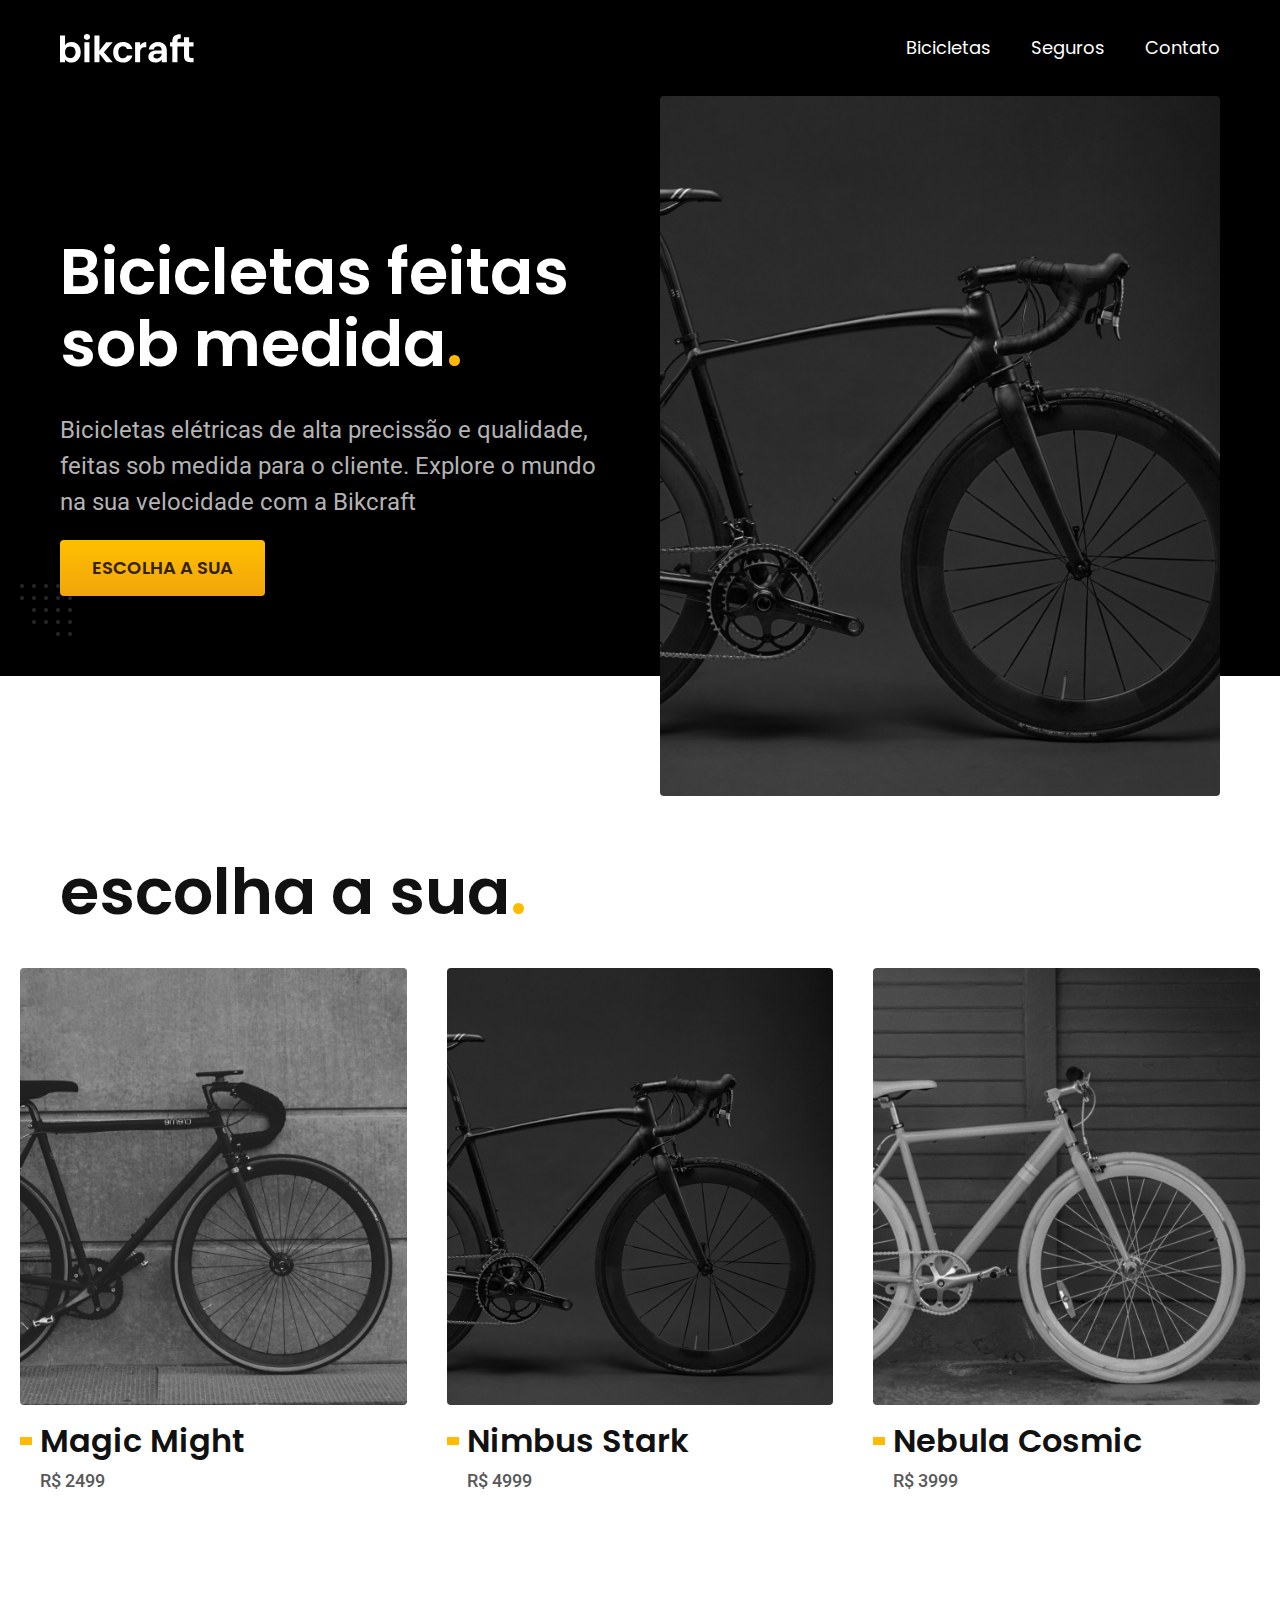
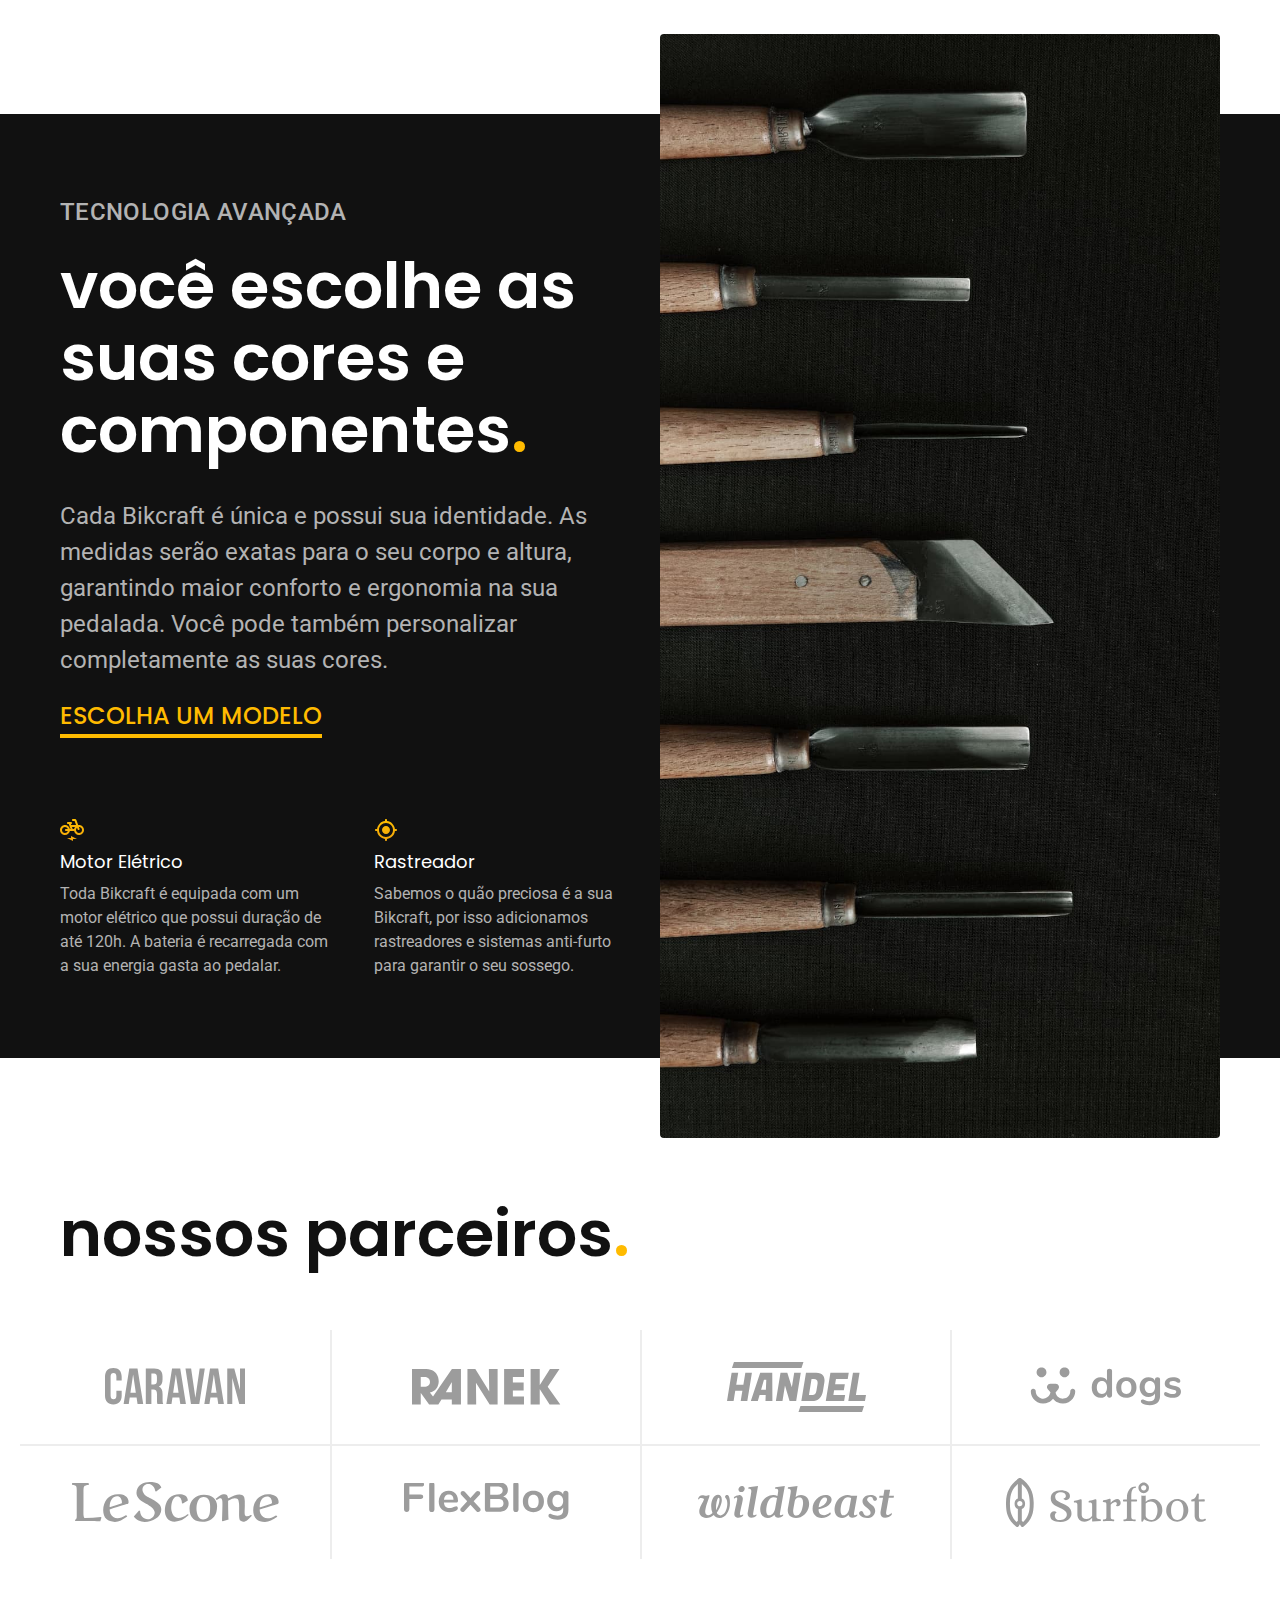
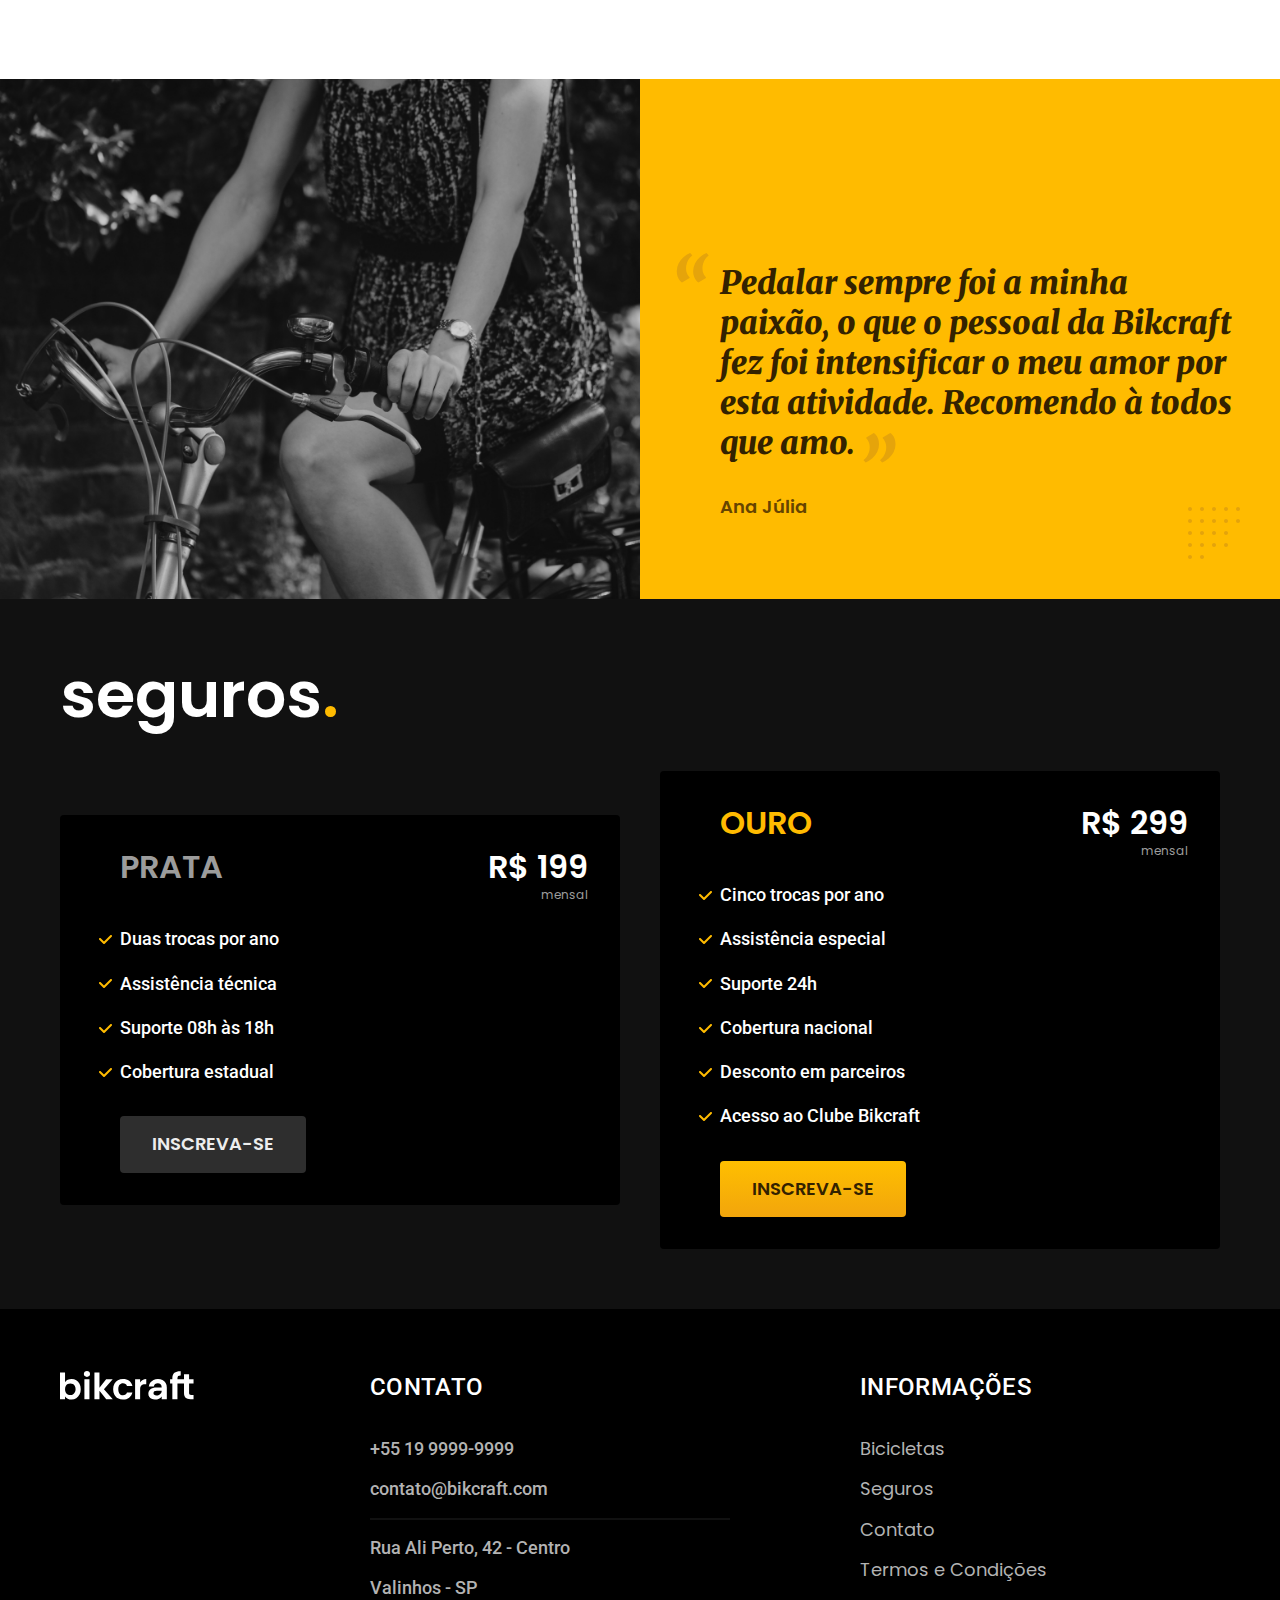
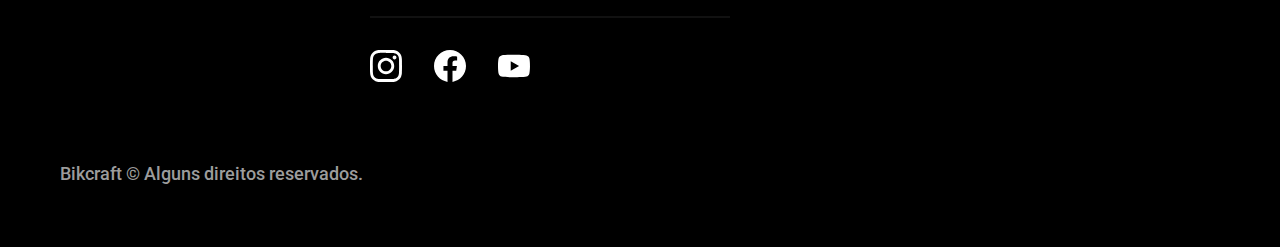
<file: index.html>
<!DOCTYPE html>
<html lang="pt-br">

<head>
  <meta charset="UTF-8">
  <meta name="viewport" content="width=device-width, initial-scale=1.0">

  <title>Bikcraft - Bicicletas Elétricas</title>
  <meta name="description" content="Bicicletas elétricas de alta precisão e qualidade, feitas sob medida para você. Explore o mundo na sua velocidade com a Bikcraft.">

  <link rel="icon" href="./favicon.svg" type="image/svg+xml">
  <link rel="preload" href="./css/style.min.css" as="style">
  <link rel="stylesheet" href="./css/style.min.css">

  <script>document.documentElement.classList.add('js');</script>

  <link rel="preconnect" href="https://fonts.googleapis.com">
  <link rel="preconnect" href="https://fonts.gstatic.com" crossorigin>
  <link href="https://fonts.googleapis.com/css2?family=Merriweather:ital,wght@1,900&family=Poppins:wght@400;600&family=Roboto:wght@400;500&display=swap" rel="stylesheet">

</head>

<body>
  <header class="header-bg">
    <div class="header container">
      <a href="./">
        <img class="logo" src="./img/bikcraft.svg" width="136" height="32" alt="Bikcraft">
      </a>

      <nav aria-label="primaria">
        <ul class="header-menu font-1-m cor-0">
          <li><a href="./bicicletas.html">Bicicletas</a></li>
          <li><a href="./seguros.html">Seguros</a></li>
          <li><a href="./contato.html">Contato</a></li>
        </ul>
      </nav>
    </div>
  </header>

  <main class="introducao-bg">
    <div class="introducao container">
      <div class="introducao-conteudo">
        <h1 class="font-1-xxl cor-0 fadeInDown" data-anime="200">Bicicletas feitas sob medida<span class="cor-p1">.</span></h1>
        <p class="font-2-l cor-5 fadeInDown" data-anime="400">Bicicletas elétricas de alta precissão e qualidade, feitas sob medida para o cliente. Explore o mundo na sua velocidade com a Bikcraft</p>
        <a class="botao" data-anime="600" href="./bicicletas.html">Escolha a sua</a>
      </div>
      <div>
        <img data-anime="800" class="fadeInDown" src="./img/fotos/introducao.jpg" width="1280" height="1600" alt="Bicicleta elétrica preta.">
      </div>
    </div>
  </main>

  <article class="bicicletas-lista">
    <h2 class="container font-1-xxl">escolha a sua<span class="cor-p1">.</span></h2>

    <ul>
      <li>
        <a href="./bicicletas/magic.html">
          <img src="./img/bicicletas/magic-home.jpg" width="920" height="1040" alt="Bicicleta preta">
          <h3 class="font-1-xl">Magic Might</h3>
          <span class="font-2-m cor-8">R$ 2499</span>
        </a>
      </li>
      <li>
        <a href="./bicicletas/nimbus.html">
          <img src="./img/bicicletas/nimbus-home.jpg" width="920" height="1040" alt="Bicicleta preta">
          <h3 class="font-1-xl">Nimbus Stark</h3>
          <span class="font-2-m cor-8">R$ 4999</span>
        </a>
      </li>
      <li>
        <a href="./bicicletas/nebula.html">
          <img src="./img/bicicletas/nebula-home.jpg" width="920" height="1040" alt="Bicicleta preta">
          <h3 class="font-1-xl">Nebula Cosmic</h3>
          <span class="font-2-m cor-8">R$ 3999</span>
        </a>
      </li>
    </ul>
  </article>

  <article class="tecnologia-bg">
    <div class="tecnologia container">
      <div class="tecnologia-conteudo">
        <span class="font-2-l-b cor-5">Tecnologia Avançada</span>
        <h2 class="font-1-xxl cor-0">você escolhe as suas cores e componentes<span class="cor-p1">.</span></h2>
        <p class="font-2-l cor-5">Cada Bikcraft é única e possui sua identidade. As medidas serão exatas para o seu corpo e altura, garantindo maior conforto e ergonomia na sua pedalada. Você pode também personalizar completamente as suas cores.</p>
        <a class="link" href="./bicicletas.html">Escolha um modelo</a>
        <div class="tecnologia-vantagens">
          <div>
            <img src="./img/icones/eletrica.svg" width="24" height="24" alt="">
            <h3 class="font-1-m cor-0">Motor Elétrico</h3>
            <p class="font-2-s cor-5">Toda Bikcraft é equipada com um motor elétrico que possui duração de até 120h. A bateria é recarregada com a sua energia gasta ao pedalar.</p>
          </div>
          <div>
            <img src="./img/icones/rastreador.svg" width="24" height="24" alt="">
            <h3 class="font-1-m cor-0">Rastreador</h3>
            <p class="font-2-s cor-5">Sabemos o quão preciosa é a sua Bikcraft, por isso adicionamos rastreadores e sistemas anti-furto para garantir o seu sossego.</p>
          </div>
        </div>
      </div>
      <div class="tecnologia-imagem">
        <img src="./img/fotos/tecnologia.jpg" width="1200" height="1900" alt="">
      </div>
    </div>
  </article>

  <section class="parceiros" aria-label="Nossos Parceiros">
    <h2 class="container font-1-xxl">nossos parceiros<span class="cor-p1">.</span></h2>

    <ul>
      <li><img src="./img/parceiros/caravan.svg" width="140" height="38" alt="caravan"></li>
      <li><img src="./img/parceiros/ranek.svg" width="149" height="36" alt="ranek.svg"></li>
      <li><img src="./img/parceiros/handel.svg" width="139" height="50" alt="handel.svg"></li>
      <li><img src="./img/parceiros/dogs.svg" width="152" height="39" alt="dogs.svg"></li>
      <li><img src="./img/parceiros/lescone.svg" width="208" height="41" alt="lescone.svg"></li>
      <li><img src="./img/parceiros/flexblog.svg" width="165" height="38" alt="flexblog.svg"></li>
      <li><img src="./img/parceiros/wildbeast.svg" width="196" height="34" alt="wildbeast.svg"></li>
      <li><img src="./img/parceiros/surfbot.svg" width="200" height="49" alt="surfbot.svg"></li>
    </ul>

  </section>

  <section class="depoimento" aria-label="Depoimento">
    <div>
      <img src="./img/fotos/depoimento.jpg" width="1560" height="1360" alt="Pessoa pedalando uma bicicleta Bikcraft">
    </div>
    <div class="depoimento-conteudo">
      <blockquote class="font-1-xl cor-p5">
        <p>Pedalar sempre foi a minha paixão, o que o pessoal da Bikcraft fez foi intensificar o meu amor por esta atividade. Recomendo à todos que amo.</p>
      </blockquote>
      <span class="font-1-m-b cor-p4">Ana Júlia</span>
    </div>
  </section>

  <article class="seguros-bg">
    <div class="seguros container">
      <h2 class="font-1-xxl cor-0">seguros<span class="cor-p1">.</span></h2>
      <div class="seguros-item">
        <h3 class="font-1-xl cor-6">PRATA</h3>
        <span class="font-1-xl cor-0">R$ 199 <span class="font-1-xs cor-6">mensal</span></span>
        <ul class="font-2-m cor-0">
          <li>Duas trocas por ano</li>
          <li>Assistência técnica</li>
          <li>Suporte 08h às 18h</li>
          <li>Cobertura estadual</li>
        </ul>
        <a class="botao secundario" href="./orcamento.html?tipo=seguro&produto=prata">Inscreva-se</a>
      </div>

      <div class="seguros-item">
        <h3 class="font-1-xl cor-p1">OURO</h3>
        <span class="font-1-xl cor-0">R$ 299 <span class="font-1-xs cor-6">mensal</span></span>
        <ul class="font-2-m cor-0">
          <li>Cinco trocas por ano</li>
          <li>Assistência especial</li>
          <li>Suporte 24h</li>
          <li>Cobertura nacional</li>
          <li>Desconto em parceiros</li>
          <li>Acesso ao Clube Bikcraft </li>
        </ul>
        <a class="botao" href="./orcamento.html?tipo=seguro&produto=ouro">Inscreva-se</a>
      </div>
    </div>
  </article>

  <footer class="footer-bg">
    <div class="footer container">
      <img src="./img/bikcraft.svg" width="136" height="32" alt="Bikcraft">
      <div class="footer-contato">
        <h3 class="font-2-l-b cor-0">Contato</h3>
        <ul class="font-2-m cor-5">
          <li><a href="tel:+551999999999">+55 19 9999-9999</a></li>
          <li><a href="mailto:contato@bikcraft.com">contato@bikcraft.com</a></li>
          <li>Rua Ali Perto, 42 - Centro</li>
          <li>Valinhos - SP</li>
        </ul>
        <div class="footer-redes">
          <a href="./">
            <img src="./img/redes/instagram.svg" width="32" height="32" alt="Instagram">
          </a>
          <a href="./">
            <img src="./img/redes/facebook.svg" width="32" height="32" alt="Facebook">
          </a>
          <a href="./">
            <img src="./img/redes/youtube.svg" width="32" height="32" alt="Youtube">
          </a>
        </div>
      </div>
      <div class="footer-informacoes">
        <h3 class="font-2-l-b cor-0">Informações</h3>
        <nav>
          <ul class="font-1-m cor-5">
            <li><a href="./bicicletas.html">Bicicletas</a></li>
            <li><a href="./seguros.html">Seguros</a></li>
            <li><a href="./contato.html">Contato</a></li>
            <li><a href="./termos.html">Termos e Condições</a></li>
          </ul>
        </nav>
      </div>
      <p class="footer-copy font-2-m cor-6">Bikcraft © Alguns direitos reservados.</p>
    </div>
  </footer>

  <script src="./js/plugins/simple-anime.js"></script>
  <script src="./js/script.js"></script>
</body>

</html>
</file>
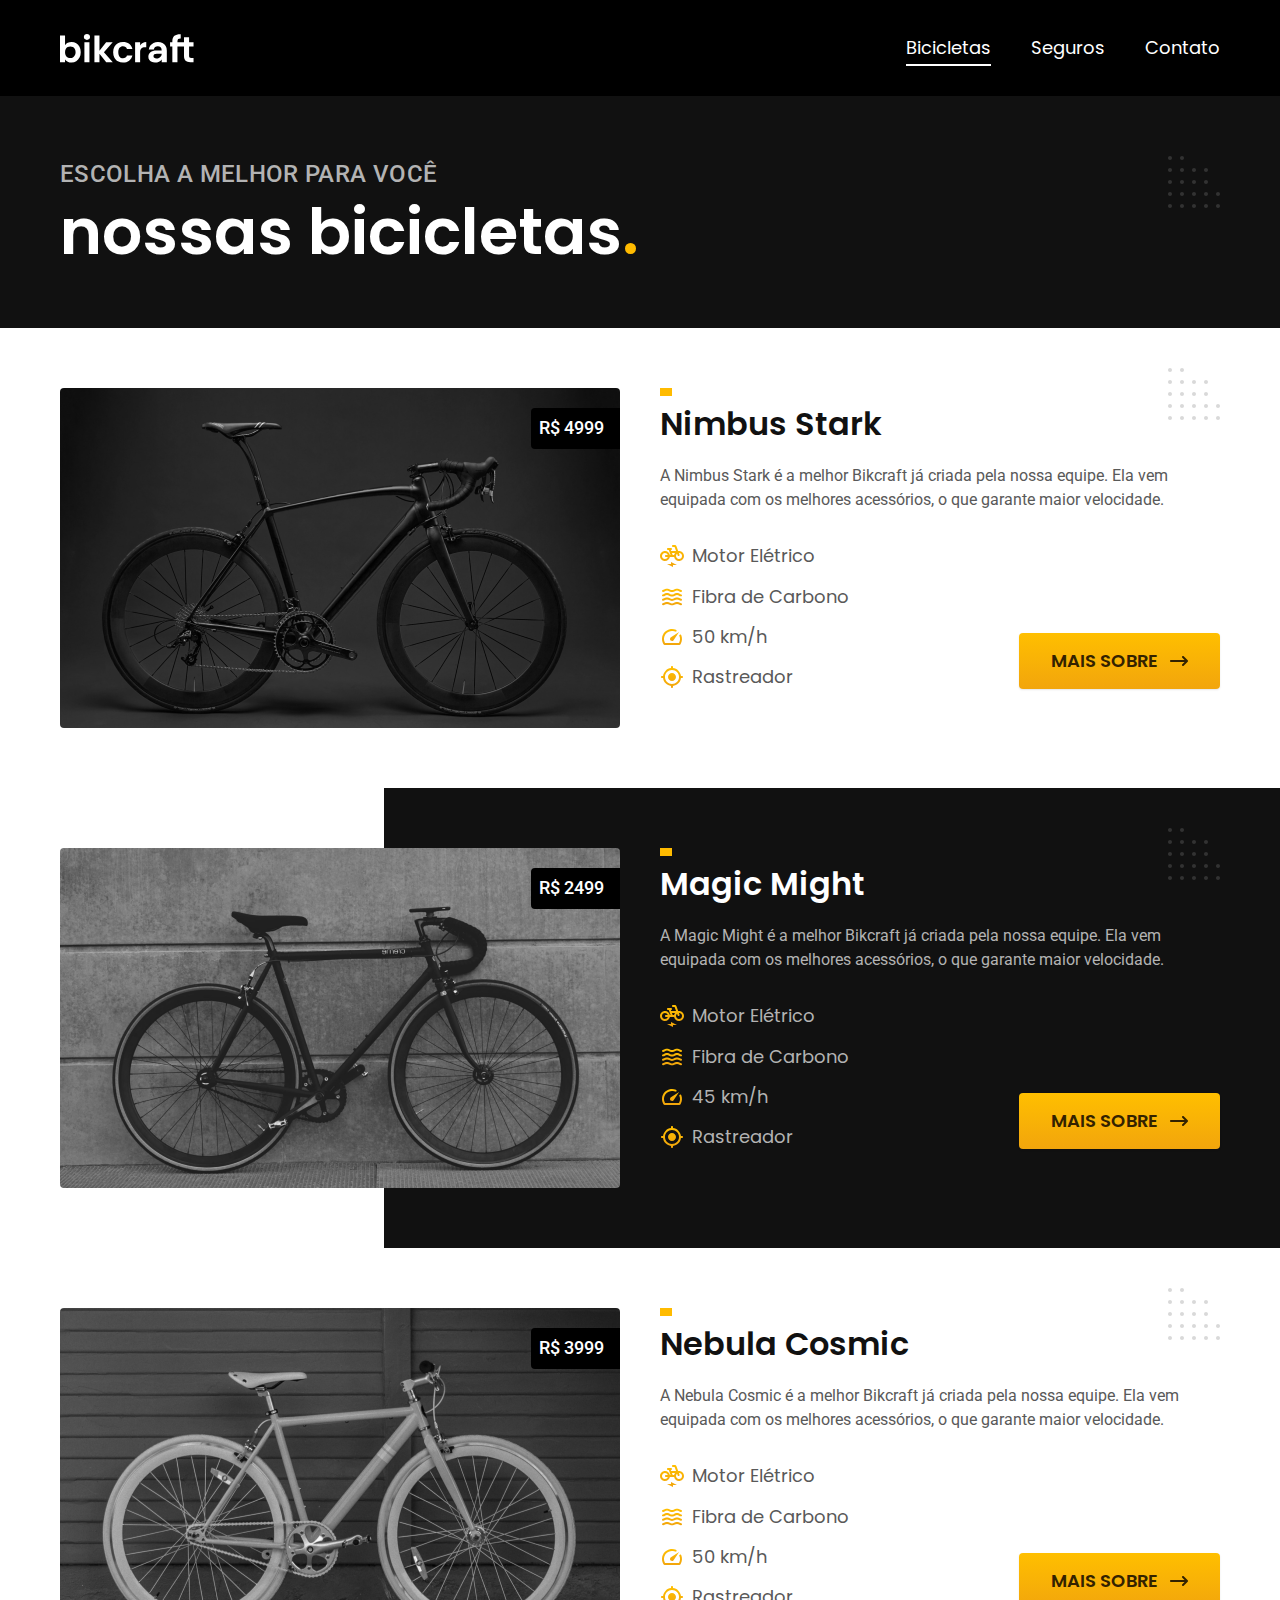
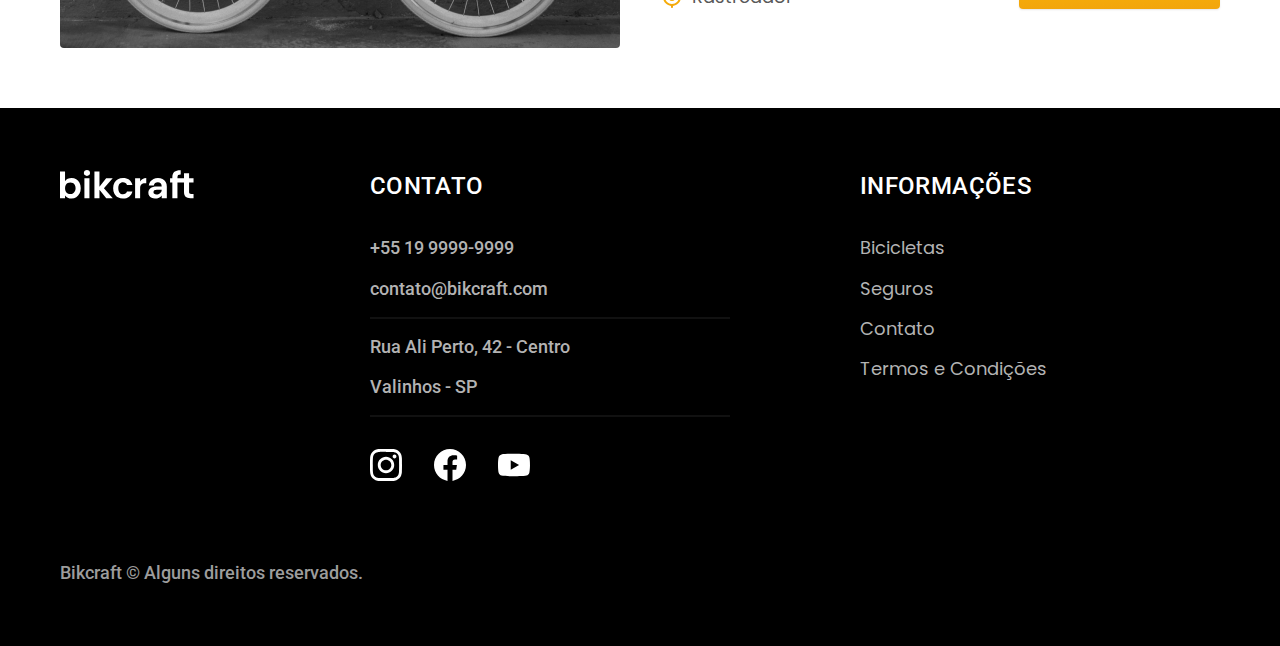
<file: bicicletas.html>
<!DOCTYPE html>
<html lang="pt-br">

<head>
  <meta charset="UTF-8">
  <meta name="viewport" content="width=device-width, initial-scale=1.0">

  <title>Bicicletas | Bikcraft</title>
  <meta name="description" content="Bicicletas.">

  <link rel="icon" href="./favicon.svg" type="image/svg+xml">
  <link rel="preload" href="./css/style.min.css" as="style">
  <link rel="stylesheet" href="./css/style.min.css">

  <script>document.documentElement.classList.add('js');</script>

  <link rel="preconnect" href="https://fonts.googleapis.com">
  <link rel="preconnect" href="https://fonts.gstatic.com" crossorigin>
  <link href="https://fonts.googleapis.com/css2?family=Merriweather:ital,wght@1,900&family=Poppins:wght@400;600&family=Roboto:wght@400;500&display=swap" rel="stylesheet">

</head>

<body id="bicicletas">
  <header class="header-bg">
    <div class="header container">
      <a href="./">
        <img class="logo" src="./img/bikcraft.svg" width="136" height="32" alt="Bikcraft">
      </a>

      <nav aria-label="primaria">
        <ul class="header-menu font-1-m cor-0">
          <li><a href="./bicicletas.html">Bicicletas</a></li>
          <li><a href="./seguros.html">Seguros</a></li>
          <li><a href="./contato.html">Contato</a></li>
        </ul>
      </nav>
    </div>
  </header>

  <main>
    <div class="titulo-bg">
      <div class="titulo container">
        <p class="font-2-l-b cor-5">Escolha a melhor para você</p>
        <h1 class="font-1-xxl cor-0">nossas bicicletas<span class="cor-p1">.</span></h1>
      </div>
    </div>

    <div class="bicicletas container">
      <div class="bicicletas-imagem">
        <img src="./img/bicicletas/nimbus.jpg" width="1120" height="680" alt="Bicicleta preta">
        <span class="font-2-m cor-0">R$ 4999</span>
      </div>
      <div class="bicicletas-conteudo">
        <h2 class="font-1-xl">Nimbus Stark</h2>
        <p class="font-2-s cor-8">A Nimbus Stark é a melhor Bikcraft já criada pela nossa equipe. Ela vem equipada com os melhores acessórios, o que garante maior velocidade.</p>
        <ul class="font-1-m cor-8">
          <li><img src="./img/icones/eletrica.svg" width="32" height="32" alt="">
            Motor Elétrico
          </li>
          <li><img src="./img/icones/carbono.svg" width="32" height="32" alt="">
            Fibra de Carbono
          </li>
          <li><img src="./img/icones/velocidade.svg" width="32" height="32" alt="">
            50 km/h
          </li>
          <li><img src="./img/icones/rastreador.svg" width="32" height="32" alt="">
            Rastreador
          </li>
        </ul>
        <a class="botao seta" href="./bicicletas/nimbus.html">Mais Sobre</a>
      </div>
    </div>

    <div class="bicicletas-bg">
      <div class="bicicletas container">
        <div class="bicicletas-imagem">
          <img src="./img/bicicletas/magic.jpg" width="1120" height="680" alt="Bicicleta preta">
          <span class="font-2-m cor-0">R$ 2499</span>
        </div>
        <div class="bicicletas-conteudo">
          <h2 class="font-1-xl cor-0">Magic Might</h2>
          <p class="font-2-s cor-5">A Magic Might é a melhor Bikcraft já criada pela nossa equipe. Ela vem equipada com os melhores acessórios, o que garante maior velocidade.</p>
          <ul class="font-1-m cor-5">
            <li><img src="./img/icones/eletrica.svg" width="32" height="32" alt="">
              Motor Elétrico
            </li>
            <li><img src="./img/icones/carbono.svg" width="32" height="32" alt="">
              Fibra de Carbono
            </li>
            <li><img src="./img/icones/velocidade.svg" width="32" height="32" alt="">
              45 km/h
            </li>
            <li><img src="./img/icones/rastreador.svg" width="32" height="32" alt="">
              Rastreador
            </li>
          </ul>
          <a class="botao seta" href="./bicicletas/magic.html">Mais Sobre</a>
        </div>
      </div>
    </div>

    <div class="bicicletas container">
      <div class="bicicletas-imagem">
        <img src="./img/bicicletas/nebula.jpg" width="1120" height="680" alt="Bicicleta preta">
        <span class="font-2-m cor-0">R$ 3999</span>
      </div>
      <div class="bicicletas-conteudo">
        <h2 class="font-1-xl">Nebula Cosmic</h2>
        <p class="font-2-s cor-8">A Nebula Cosmic é a melhor Bikcraft já criada pela nossa equipe. Ela vem equipada com os melhores acessórios, o que garante maior velocidade.</p>
        <ul class="font-1-m cor-8">
          <li><img src="./img/icones/eletrica.svg" width="32" height="32" alt="">
            Motor Elétrico
          </li>
          <li><img src="./img/icones/carbono.svg" width="32" height="32" alt="">
            Fibra de Carbono
          </li>
          <li><img src="./img/icones/velocidade.svg" width="32" height="32" alt="">
            50 km/h
          </li>
          <li><img src="./img/icones/rastreador.svg" width="32" height="32" alt="">
            Rastreador
          </li>
        </ul>
        <a class="botao seta" href="./bicicletas/nebula.html">Mais Sobre</a>
      </div>
    </div>

  </main>

  <footer class="footer-bg">
    <div class="footer container">
      <img src="./img/bikcraft.svg" width="136" height="32" alt="Bikcraft">
      <div class="footer-contato">
        <h3 class="font-2-l-b cor-0">Contato</h3>
        <ul class="font-2-m cor-5">
          <li><a href="tel:+551999999999">+55 19 9999-9999</a></li>
          <li><a href="mailto:contato@bikcraft.com">contato@bikcraft.com</a></li>
          <li>Rua Ali Perto, 42 - Centro</li>
          <li>Valinhos - SP</li>
        </ul>
        <div class="footer-redes">
          <a href="./">
            <img src="./img/redes/instagram.svg" width="32" height="32" alt="Instagram">
          </a>
          <a href="./">
            <img src="./img/redes/facebook.svg" width="32" height="32" alt="Facebook">
          </a>
          <a href="./">
            <img src="./img/redes/youtube.svg" width="32" height="32" alt="Youtube">
          </a>
        </div>
      </div>
      <div class="footer-informacoes">
        <h3 class="font-2-l-b cor-0">Informações</h3>
        <nav>
          <ul class="font-1-m cor-5">
            <li><a href="./bicicletas.html">Bicicletas</a></li>
            <li><a href="./seguros.html">Seguros</a></li>
            <li><a href="./contato.html">Contato</a></li>
            <li><a href="./termos.html">Termos e Condições</a></li>
          </ul>
        </nav>
      </div>
      <p class="footer-copy font-2-m cor-6">Bikcraft © Alguns direitos reservados.</p>
    </div>
  </footer>
  <script src="./js/script.js"></script>
</body>

</html>
</file>
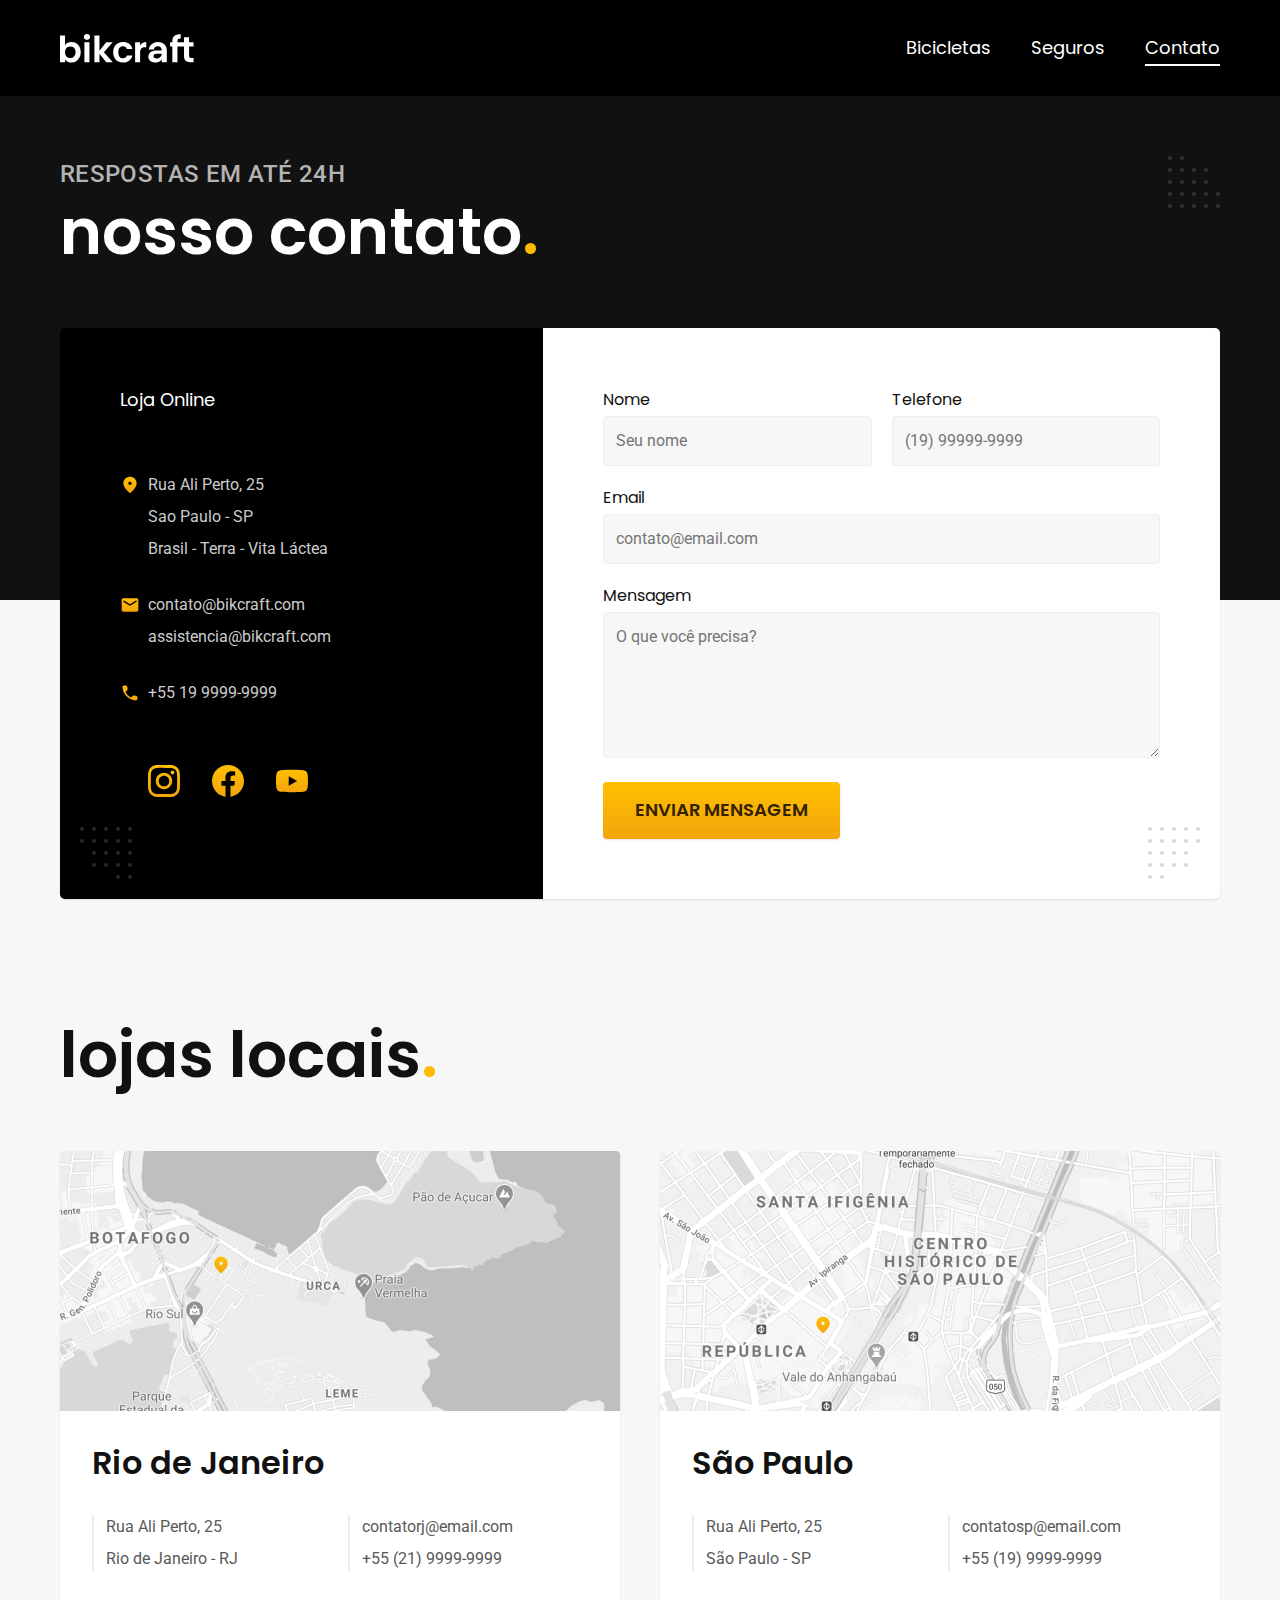
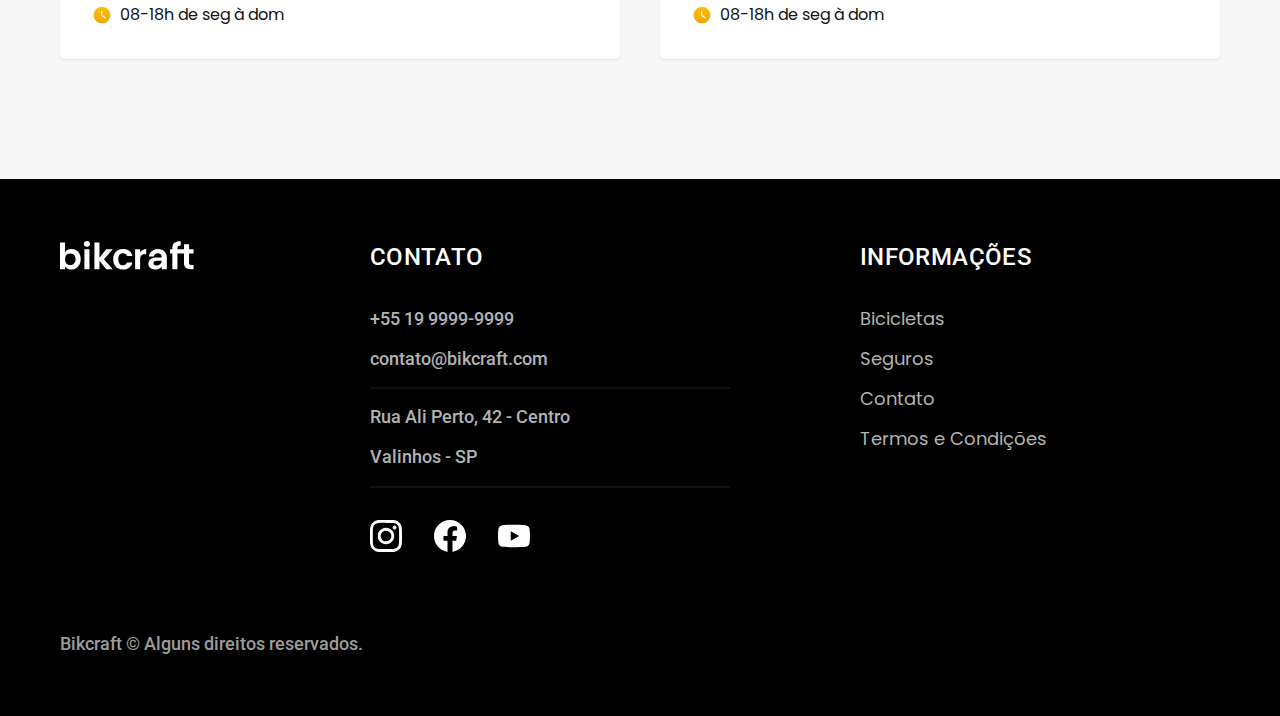
<file: contato.html>
<!DOCTYPE html>
<html lang="pt-br">

<head>
  <meta charset="UTF-8">
  <meta name="viewport" content="width=device-width, initial-scale=1.0">

  <title>Contato | Bikcraft</title>
  <meta name="description" content="Termos e condições.">

  <link rel="icon" href="./favicon.svg" type="image/svg+xml">
  <link rel="preload" href="./css/style.min.css" as="style">
  <link rel="stylesheet" href="./css/style.min.css">

  <script>document.documentElement.classList.add('js');</script>

  <link rel="preconnect" href="https://fonts.googleapis.com">
  <link rel="preconnect" href="https://fonts.gstatic.com" crossorigin>
  <link href="https://fonts.googleapis.com/css2?family=Merriweather:ital,wght@1,900&family=Poppins:wght@400;600&family=Roboto:wght@400;500&display=swap" rel="stylesheet">


</head>

<body id="contato">
  <header class="header-bg">
    <div class="header container">
      <a href="./">
        <img class="logo" src="./img/bikcraft.svg" width="136" height="32" alt="Bikcraft">
      </a>

      <nav aria-label="primaria">
        <ul class="header-menu font-1-m cor-0">
          <li><a href="./bicicletas.html">Bicicletas</a></li>
          <li><a href="./seguros.html">Seguros</a></li>
          <li><a href="./contato.html">Contato</a></li>
        </ul>
      </nav>
    </div>
  </header>

  <main>
    <div class="titulo-bg">
      <div class="titulo container">
        <p class="font-2-l-b cor-5">respostas em até 24h</p>
        <h1 class="font-1-xxl cor-0">nosso contato<span class="cor-p1">.</span></h1>
      </div>
    </div>

    <div class="contato container">
      <section class="contato-dados" aria-label="Endereço">
        <h2 class="font-1-m cor-0">Loja Online</h2>
        <div class="contato-endereco font-2-s cor-4">
          <p>Rua Ali Perto, 25</p>
          <p>Sao Paulo - SP</p>
          <p>Brasil - Terra - Vita Láctea</p>
        </div>
        <address class="contato-meios font-2-s cor-4">
          <a href="mailto:contato@bikcraft.com">contato@bikcraft.com</a>
          <a href="mailto:assistencia@bikcraft.com">assistencia@bikcraft.com</a>
          <a href="tel:+551999999999">+55 19 9999-9999</a>
        </address>
        <div class="contato-redes">
          <a href="./">
            <img src="./img/redes/instagram-p.svg" width="32" height="32" alt="Instagram">
          </a>
          <a href="./">
            <img src="./img/redes/facebook-p.svg" width="32" height="32" alt="Facebook">
          </a>
          <a href="./">
            <img src="./img/redes/youtube-p.svg" width="32" height="32" alt="Youtube">
          </a>
        </div>
      </section>
      <section class="contato-formulario" aria-label="Formulário">
        <form class="form" action="./contato.html">
          <div>
            <label for="nome">Nome</label>
            <input type="text" id="nome" name="nome" placeholder="Seu nome" required>
          </div>
          <div>
            <label for="telefone">Telefone</label>
            <input type="text" id="telefone" name="telefone" placeholder="(19) 99999-9999" required>
          </div>
          <div class="col-2">
            <label for="email">Email</label>
            <input type="email" id="email" name="email" placeholder="contato@email.com" required>
          </div>
          <div class="col-2">
            <label for="mensagem">Mensagem</label>
            <textarea name="mensagem" id="mensagem" rows="5" placeholder="O que você precisa?" required></textarea>
          </div>
          <button class="botao col-2">Enviar Mensagem</button>
        </form>
      </section>
    </div>
  </main>

  <article class="lojas container">
    <h2 class="font-1-xxl">lojas locais<span class="cor-p1">.</span></h2>

    <div class="lojas-item">
      <img src="./img/lojas/rj.jpg" width="1120" height="520" alt="Mapa marcando endereço em Rua Ali Perto, 25 - Rio de Janeiro - RJ">

      <div class="lojas-conteudo">
        <h3 class="font-1-xl">Rio de Janeiro</h3>
        <div class="lojas-dados font-2-s cor-8">
          <p>Rua Ali Perto, 25</p>
          <p>Rio de Janeiro - RJ</p>
        </div>

        <div class="lojas-dados font-2-s cor-8">
          <a href="mailto:contatorj@email.com">contatorj@email.com</a>
          <a href="tel:+552199999999">+55 (21) 9999-9999</a>
        </div>
        <p class="lojas-tempo font-1-s"><img src="./img/icones/horario.svg" width="20" height="20" alt="">08-18h de seg à dom</p>
      </div>
    </div>

    <div class="lojas-item">
      <img src="./img/lojas/sp.jpg" width="1120" height="520" alt="Mapa marcando endereço em Rua Ali Perto, 25 - São Paulo - SP">

      <div class="lojas-conteudo">
        <h3 class="font-1-xl">São Paulo</h3>
        <div class="lojas-dados font-2-s cor-8">
          <p>Rua Ali Perto, 25</p>
          <p>São Paulo - SP</p>
        </div>
        <div class="lojas-dados font-2-s cor-8">
          <a href="mailto:contatosp@email.com">contatosp@email.com</a>
          <a href="tel:+551999999999">+55 (19) 9999-9999</a>
        </div>
        <p class="lojas-tempo font-1-s"><img src="./img/icones/horario.svg" width="20" height="20" alt="">08-18h de seg à dom</p>
      </div>
    </div>
  </article>

  <footer class=" footer-bg">
    <div class="footer container">
      <img src="./img/bikcraft.svg" width="136" height="32" alt="Bikcraft">
      <div class="footer-contato">
        <h3 class="font-2-l-b cor-0">Contato</h3>
        <ul class="font-2-m cor-5">
          <li><a href="tel:+551999999999">+55 19 9999-9999</a></li>
          <li><a href="mailto:contato@bikcraft.com">contato@bikcraft.com</a></li>
          <li>Rua Ali Perto, 42 - Centro</li>
          <li>Valinhos - SP</li>
        </ul>
        <div class="footer-redes">
          <a href="./">
            <img src="./img/redes/instagram.svg" width="32" height="32" alt="Instagram">
          </a>
          <a href="./">
            <img src="./img/redes/facebook.svg" width="32" height="32" alt="Facebook">
          </a>
          <a href="./">
            <img src="./img/redes/youtube.svg" width="32" height="32" alt="Youtube">
          </a>
        </div>
      </div>
      <div class="footer-informacoes">
        <h3 class="font-2-l-b cor-0">Informações</h3>
        <nav>
          <ul class="font-1-m cor-5">
            <li><a href="./bicicletas.html">Bicicletas</a></li>
            <li><a href="./seguros.html">Seguros</a></li>
            <li><a href="./contato.html">Contato</a></li>
            <li><a href="./termos.html">Termos e Condições</a></li>
          </ul>
        </nav>
      </div>
      <p class="footer-copy font-2-m cor-6">Bikcraft © Alguns direitos reservados.</p>
    </div>
  </footer>
  <script src="./js/script.js"></script>
  <script src="./js/formulario.js"></script>
</body>

</html>
</file>
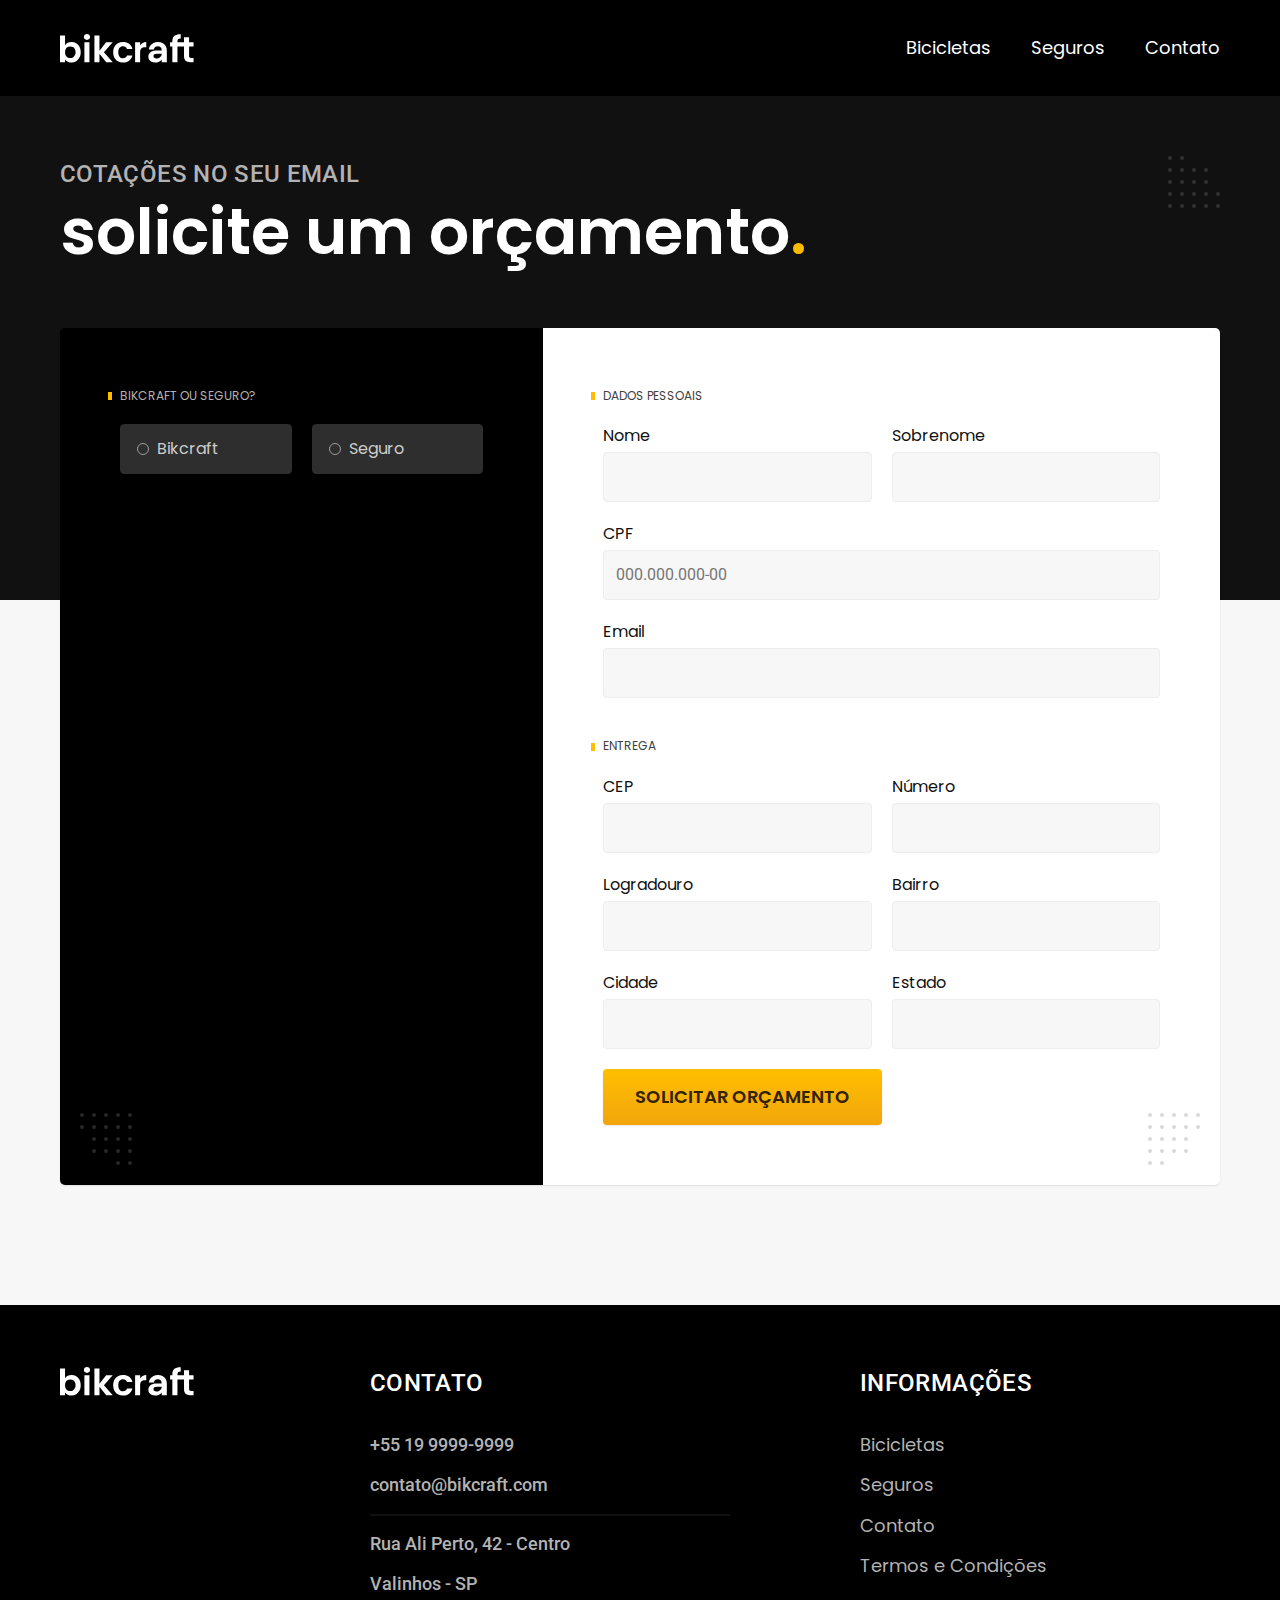
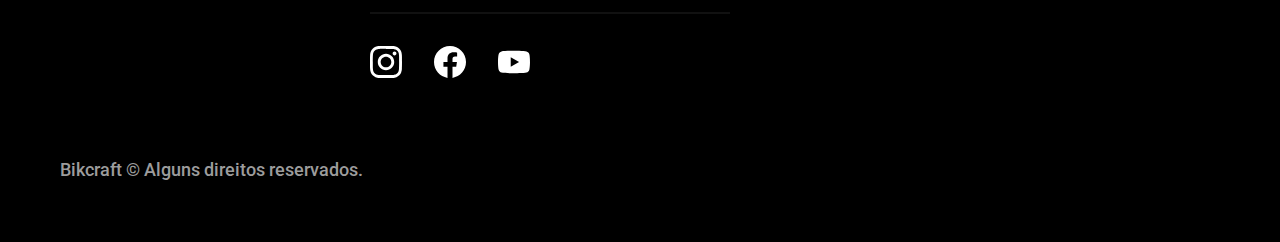
<file: orcamento.html>
<!DOCTYPE html>
<html lang="pt-br">

<head>
  <meta charset="UTF-8">
  <meta name="viewport" content="width=device-width, initial-scale=1.0">

  <title>Orçamento | Bikcraft</title>
  <meta name="description" content="Termos e condições.">

  <link rel="icon" href="./favicon.svg" type="image/svg+xml">
  <link rel="preload" href="./css/style.min.css" as="style">
  <link rel="stylesheet" href="./css/style.min.css">

  <script>document.documentElement.classList.add('js');</script>


  <link rel="preconnect" href="https://fonts.googleapis.com">
  <link rel="preconnect" href="https://fonts.gstatic.com" crossorigin>
  <link href="https://fonts.googleapis.com/css2?family=Merriweather:ital,wght@1,900&family=Poppins:wght@400;600&family=Roboto:wght@400;500&display=swap" rel="stylesheet">

</head>

<body id="orcamento">
  <header class="header-bg">
    <div class="header container">
      <a href="./">
        <img class="logo" src="./img/bikcraft.svg" width="136" height="32" alt="Bikcraft">
      </a>

      <nav aria-label="primaria">
        <ul class="header-menu font-1-m cor-0">
          <li><a href="./bicicletas.html">Bicicletas</a></li>
          <li><a href="./seguros.html">Seguros</a></li>
          <li><a href="./contato.html">Contato</a></li>
        </ul>
      </nav>
    </div>
  </header>

  <main>
    <div class="titulo-bg">
      <div class="titulo container">
        <p class="font-2-l-b cor-5">Cotações no seu email</p>
        <h1 class="font-1-xxl cor-0">solicite um orçamento<span class="cor-p1">.</span></h1>
      </div>
    </div>

    <form class="orcamento container" action="./">
      <div class="orcamento-produto">
        <h2 class="font-1-xs cor-5">Bikcraft ou Seguro?</h2>

        <input type="radio" name="tipo" value="bikcraft" id="bikcraft">
        <label for="bikcraft">Bikcraft</label>

        <input type="radio" name="tipo" value="seguro" id="seguro">
        <label for="seguro">Seguro</label>

        <div class="orcamento-conteudo" id="orcamento-bikcraft">
          <h2 class="font-1-xs cor-5">Escolha a sua</h2>

          <input type="radio" name="produto" value="nimbus" id="nimbus">
          <label for="nimbus">Nimbus Stark <span>R$ 4999</span></label>
          <div class="orcamento-detalhes">
            <ul class="font-1-xs cor-8">
              <li><img src="./img/icones/eletrica.svg" width="32" height="32" alt="">Motor Elétrico</li>
              <li><img src="./img/icones/carbono.svg" width="32" height="32" alt="">Fibra de Carbono</li>
              <li><img src="./img/icones/velocidade.svg" width="32" height="32" alt="">50 km/h</li>
              <li><img src="./img/icones/rastreador.svg" alt="">Rastreador</li>
            </ul>
            <img src="./img/bicicletas/nimbus.jpg" width="1120" height="680" alt="Bicicleta Preta">
          </div>

          <input type="radio" name="produto" value="magic" id="magic">
          <label for="magic">Magic Might <span>R$ 2499</span></label>
          <div class="orcamento-detalhes">
            <ul class="font-1-xs cor-8">
              <li><img src="./img/icones/eletrica.svg" width="32" height="32" alt="">Motor Elétrico</li>
              <li><img src="./img/icones/carbono.svg" width="32" height="32" alt="">Fibra de Carbono</li>
              <li><img src="./img/icones/velocidade.svg" width="32" height="32" alt="">45 km/h</li>
              <li><img src="./img/icones/rastreador.svg" width="32" height="32" alt="">Rastreador</li>
            </ul>
            <img src="./img/bicicletas/magic.jpg" width="1120" height="680" alt="Bicicleta Preta">
          </div>

          <input type="radio" name="produto" value="nebula" id="nebula">
          <label for="nebula">Nebula Cosmic <span>R$ 3999</span></label>
          <div class="orcamento-detalhes">
            <ul class="font-1-xs cor-8">
              <li><img src="./img/icones/eletrica.svg" width="32" height="32" alt="">Motor Elétrico</li>
              <li><img src="./img/icones/carbono.svg" width="32" height="32" alt="">Fibra de Carbono</li>
              <li><img src="./img/icones/velocidade.svg" width="32" height="32" alt="">40 km/h</li>
              <li><img src="./img/icones/rastreador.svg" width="32" height="32" alt="">Rastreador</li>
            </ul>
            <img src="./img/bicicletas/nebula.jpg" width="1120" height="680" alt="Bicicleta Branca">
          </div>
        </div>

        <div class="orcamento-conteudo" id="orcamento-seguro">
          <h2 class="font-1-xs cor-5">Escolha o plano</h2>

          <input type="radio" name="produto" value="prata" id="prata">
          <label for="prata">Prata <span>R$ 199</span></label>

          <input type="radio" name="produto" value="ouro" id="ouro">
          <label for="ouro">Ouro <span>R$ 299</span></label>

        </div>

      </div>
      <div class="orcamento-dados form">
        <h2 class="font-1-xs cor-9 col-2">Dados pessoais</h2>
        <div>
          <label for="nome">Nome</label>
          <input type="text" id="nome" name="nome" required>
        </div>
        <div>
          <label for="sobrenome">Sobrenome</label>
          <input type="text" id="sobrenome" name="sobrenome" required>
        </div>
        <div class="col-2">
          <label for="cpf">CPF</label>
          <input type="text" id="cpf" name="cpf" placeholder="000.000.000-00" required>
        </div>
        <div class="col-2">
          <label for="email">Email</label>
          <input type="email" id="email" name="email" required>
        </div>
        <h2 class="font-1-xs cor-9 col-2">Entrega</h2>
        <div>
          <label for="cep">CEP</label>
          <input type="text" id="cep" name="cep">
        </div>
        <div>
          <label for="numero">Número</label>
          <input type="text" id="numero" name="numero">
        </div>
        <div>
          <label for="logradouro">Logradouro</label>
          <input type="text" id="logradouro" name="logradouro">
        </div>
        <div>
          <label for="bairro">Bairro</label>
          <input type="text" id="bairro" name="bairro">
        </div>
        <div>
          <label for="cidade">Cidade</label>
          <input type="text" id="cidade" name="cidade">
        </div>
        <div>
          <label for="estado">Estado</label>
          <input type="text" id="estado" name="estado">
        </div>
        <button class="botao col-2">Solicitar Orçamento</button>
      </div>
    </form>

  </main>

  <footer class="footer-bg">
    <div class="footer container">
      <img src="./img/bikcraft.svg" width="136" height="32" alt="Bikcraft">
      <div class="footer-contato">
        <h3 class="font-2-l-b cor-0">Contato</h3>
        <ul class="font-2-m cor-5">
          <li><a href="tel:+551999999999">+55 19 9999-9999</a></li>
          <li><a href="mailto:contato@bikcraft.com">contato@bikcraft.com</a></li>
          <li>Rua Ali Perto, 42 - Centro</li>
          <li>Valinhos - SP</li>
        </ul>
        <div class="footer-redes">
          <a href="./">
            <img src="./img/redes/instagram.svg" width="32" height="32" alt="Instagram">
          </a>
          <a href="./">
            <img src="./img/redes/facebook.svg" width="32" height="32" alt="Facebook">
          </a>
          <a href="./">
            <img src="./img/redes/youtube.svg" width="32" height="32" alt="Youtube">
          </a>
        </div>
      </div>
      <div class="footer-informacoes">
        <h3 class="font-2-l-b cor-0">Informações</h3>
        <nav>
          <ul class="font-1-m cor-5">
            <li><a href="./bicicletas.html">Bicicletas</a></li>
            <li><a href="./seguros.html">Seguros</a></li>
            <li><a href="./contato.html">Contato</a></li>
            <li><a href="./termos.html">Termos e Condições</a></li>
          </ul>
        </nav>
      </div>
      <p class="footer-copy font-2-m cor-6">Bikcraft © Alguns direitos reservados.</p>
    </div>
  </footer>
  <script src="./js/script.js"></script>
  <script src="./js/formulario.js"></script>
</body>

</html>
</file>
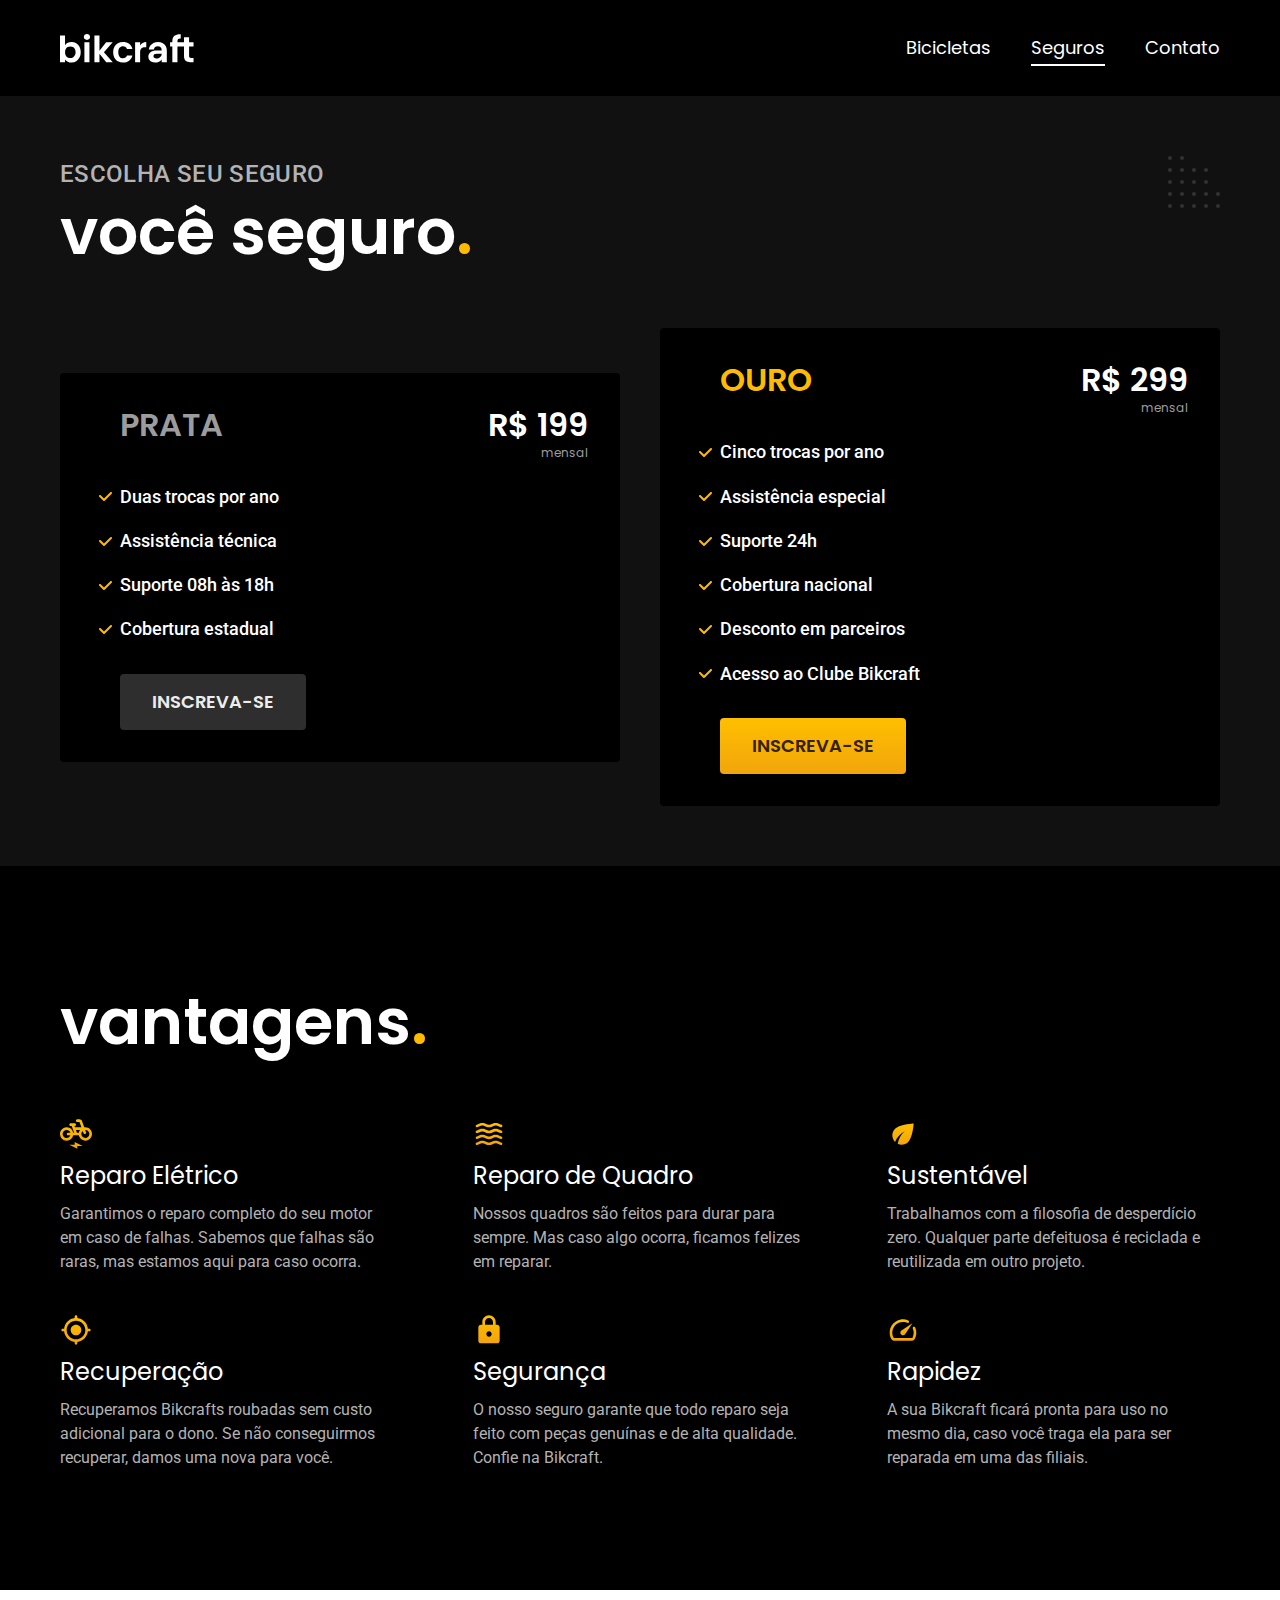
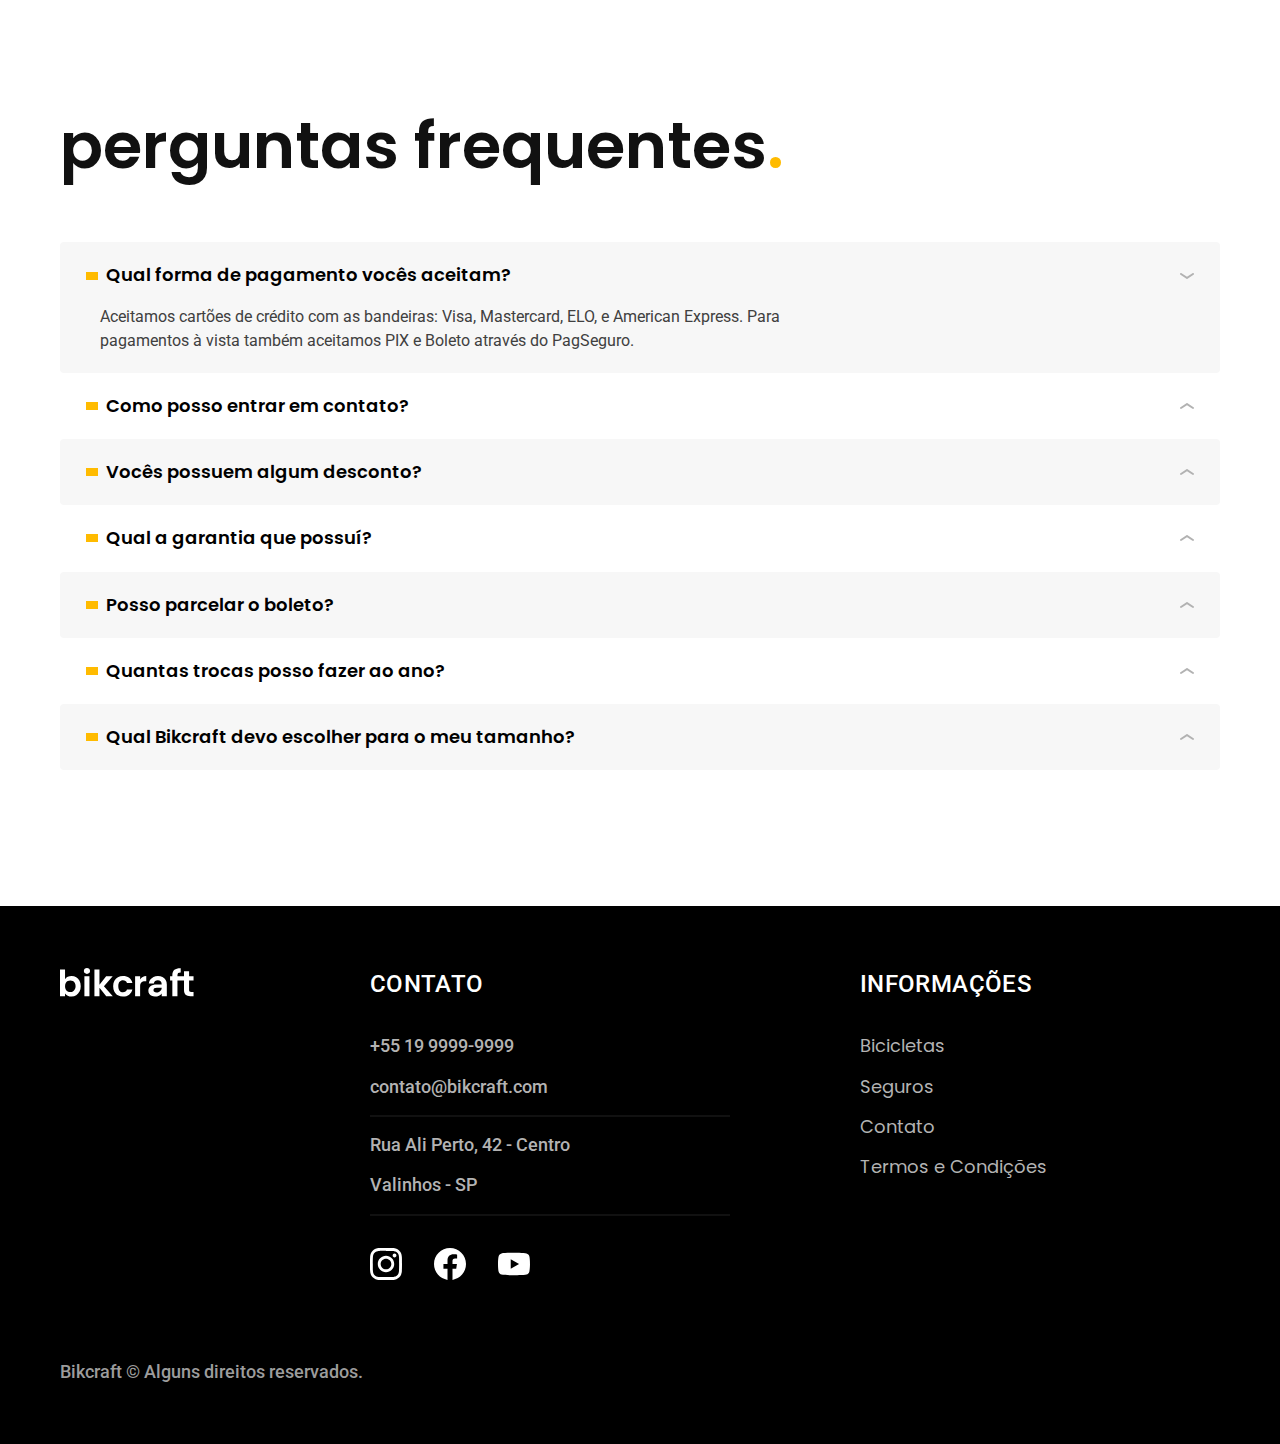
<file: seguros.html>
<!DOCTYPE html>
<html lang="pt-br">

<head>
  <meta charset="UTF-8">
  <meta name="viewport" content="width=device-width, initial-scale=1.0">

  <title>Seguros | Bikcraft</title>
  <meta name="description" content="Termos e condições.">

  <link rel="icon" href="./favicon.svg" type="image/svg+xml">
  <link rel="preload" href="./css/style.min.css" as="style">
  <link rel="stylesheet" href="./css/style.min.css">

  <script>document.documentElement.classList.add('js');</script>

  <link rel="preconnect" href="https://fonts.googleapis.com">
  <link rel="preconnect" href="https://fonts.gstatic.com" crossorigin>
  <link href="https://fonts.googleapis.com/css2?family=Merriweather:ital,wght@1,900&family=Poppins:wght@400;600&family=Roboto:wght@400;500&display=swap" rel="stylesheet">

</head>

<body id="seguros">
  <header class="header-bg">
    <div class="header container">
      <a href="./">
        <img class="logo" src="./img/bikcraft.svg" width="136" height="32" alt="Bikcraft">
      </a>

      <nav aria-label="primaria">
        <ul class="header-menu font-1-m cor-0">
          <li><a href="./bicicletas.html">Bicicletas</a></li>
          <li><a href="./seguros.html">Seguros</a></li>
          <li><a href="./contato.html">Contato</a></li>
        </ul>
      </nav>
    </div>
  </header>

  <main class="seguros-bg">
    <div class="titulo-bg">
      <div class="titulo container">
        <p class="font-2-l-b cor-5">Escolha seu seguro</p>
        <h1 class="font-1-xxl cor-0">você seguro<span class="cor-p1">.</span></h1>
      </div>
    </div>

    <div class="seguros container">
      <div class="seguros-item fadeInLeft" data-anime="200">
        <h3 class="font-1-xl cor-6">PRATA</h3>
        <span class="font-1-xl cor-0">R$ 199 <span class="font-1-xs cor-6">mensal</span></span>
        <ul class="font-2-m cor-0">
          <li>Duas trocas por ano</li>
          <li>Assistência técnica</li>
          <li>Suporte 08h às 18h</li>
          <li>Cobertura estadual</li>
        </ul>
        <a class="botao secundario" href="./orcamento.html?tipo=seguro&produto=prata">Inscreva-se</a>
      </div>

      <div class="seguros-item fadeInRight" data-anime="400">
        <h3 class="font-1-xl cor-p1">OURO</h3>
        <span class="font-1-xl cor-0">R$ 299 <span class="font-1-xs cor-6">mensal</span></span>
        <ul class="font-2-m cor-0">
          <li>Cinco trocas por ano</li>
          <li>Assistência especial</li>
          <li>Suporte 24h</li>
          <li>Cobertura nacional</li>
          <li>Desconto em parceiros</li>
          <li>Acesso ao Clube Bikcraft </li>
        </ul>
        <a class="botao" href="./orcamento.html?tipo=seguro&produto=ouro">Inscreva-se</a>
      </div>
    </div>
  </main>

  <article class="vantagens-bg">
    <div class="vantagens container">
      <h2 class="font-1-xxl cor-0">vantagens<span class="cor-p1">.</span></h2>
      <ul>
        <li><img src="./img/icones/eletrica.svg" width="32" height="32" alt="">
          <h3 class="font-1-l cor-0">Reparo Elétrico</h3>
          <p class="font-2-s cor-5">Garantimos o reparo completo do seu motor em caso de falhas. Sabemos que falhas são raras, mas estamos aqui para caso ocorra.</p>
        </li>
        <li><img src="./img/icones/carbono.svg" width="32" height="32" alt="">
          <h3 class="font-1-l cor-0">Reparo de Quadro</h3>
          <p class="font-2-s cor-5">Nossos quadros são feitos para durar para sempre. Mas caso algo ocorra, ficamos felizes em reparar.</p>
        </li>
        <li><img src="./img/icones/sustentavel.svg" width="32" height="32" alt="">
          <h3 class="font-1-l cor-0">Sustentável</h3>
          <p class="font-2-s cor-5">Trabalhamos com a filosofia de desperdício zero. Qualquer parte defeituosa é reciclada e reutilizada em outro projeto.</p>
        </li>
        <li><img src="./img/icones/rastreador.svg" width="32" height="32" alt="">
          <h3 class="font-1-l cor-0">Recuperação</h3>
          <p class="font-2-s cor-5">Recuperamos Bikcrafts roubadas sem custo adicional para o dono. Se não conseguirmos recuperar, damos uma nova para você.</p>
        </li>
        <li><img src="./img/icones/seguro.svg" width="32" height="32" alt="">
          <h3 class="font-1-l cor-0">Segurança</h3>
          <p class="font-2-s cor-5">O nosso seguro garante que todo reparo seja feito com peças genuínas e de alta qualidade. Confie na Bikcraft.</p>
        </li>
        <li><img src="./img/icones/velocidade.svg" width="32" height="32" alt="">
          <h3 class="font-1-l cor-0">Rapidez</h3>
          <p class="font-2-s cor-5">A sua Bikcraft ficará pronta para uso no mesmo dia, caso você traga ela para ser reparada em uma das filiais.</p>
        </li>
      </ul>
    </div>
  </article>

  <article class="perguntas container">
    <h2 class="font-1-xxl">perguntas frequentes<span class="cor-p1">.</span></h2>
    <dl>
      <div>
        <dt><button class="font-1-m-b" aria-controls="pergunta1" aria-expanded="true">Qual forma de pagamento vocês aceitam?</button></dt>
        <dd id="pergunta1" class="font-2-s cor-9 ativa">Aceitamos cartões de crédito com as bandeiras: Visa, Mastercard, ELO, e American Express. Para pagamentos à vista também aceitamos PIX e Boleto através do PagSeguro.</dd>
      </div>
      <div>
        <dt><button class="font-1-m-b" aria-controls="pergunta2" aria-expanded="false">Como posso entrar em contato?</button></dt>
        <dd id="pergunta2" class="font-2-s cor-9">Aceitamos cartões de crédito com as bandeiras: Visa, Mastercard, ELO, e American Express. Para pagamentos à vista também aceitamos PIX e Boleto através do PagSeguro.</dd>
      </div>
      <div>
        <dt><button class="font-1-m-b" aria-controls="pergunta3" aria-expanded="false">Vocês possuem algum desconto?</button></dt>
        <dd id="pergunta3" class="font-2-s cor-9">Aceitamos cartões de crédito com as bandeiras: Visa, Mastercard, ELO, e American Express. Para pagamentos à vista também aceitamos PIX e Boleto através do PagSeguro.</dd>
      </div>
      <div>
        <dt><button class="font-1-m-b" aria-controls="pergunta4" aria-expanded="false">Qual a garantia que possuí?</button></dt>
        <dd id="pergunta4" class="font-2-s cor-9">Aceitamos cartões de crédito com as bandeiras: Visa, Mastercard, ELO, e American Express. Para pagamentos à vista também aceitamos PIX e Boleto através do PagSeguro.</dd>
      </div>
      <div>
        <dt><button class="font-1-m-b" aria-controls="pergunta5" aria-expanded="false">Posso parcelar o boleto?</button></dt>
        <dd id="pergunta5" class="font-2-s cor-9">Aceitamos cartões de crédito com as bandeiras: Visa, Mastercard, ELO, e American Express. Para pagamentos à vista também aceitamos PIX e Boleto através do PagSeguro.</dd>
      </div>
      <div>
        <dt><button class="font-1-m-b" aria-controls="pergunta6" aria-expanded="false">Quantas trocas posso fazer ao ano?</button></dt>
        <dd id="pergunta6" class="font-2-s cor-9">Aceitamos cartões de crédito com as bandeiras: Visa, Mastercard, ELO, e American Express. Para pagamentos à vista também aceitamos PIX e Boleto através do PagSeguro.</dd>
      </div>
      <div>
        <dt><button class="font-1-m-b" aria-controls="pergunta7" aria-expanded="false">Qual Bikcraft devo escolher para o meu tamanho?</button></dt>
        <dd id="pergunta7" class="font-2-s cor-9">Aceitamos cartões de crédito com as bandeiras: Visa, Mastercard, ELO, e American Express. Para pagamentos à vista também aceitamos PIX e Boleto através do PagSeguro.</dd>
      </div>
    </dl>
  </article>

  <footer class="footer-bg">
    <div class="footer container">
      <img src="./img/bikcraft.svg" width="136" height="32" alt="Bikcraft">
      <div class="footer-contato">
        <h3 class="font-2-l-b cor-0">Contato</h3>
        <ul class="font-2-m cor-5">
          <li><a href="tel:+551999999999">+55 19 9999-9999</a></li>
          <li><a href="mailto:contato@bikcraft.com">contato@bikcraft.com</a></li>
          <li>Rua Ali Perto, 42 - Centro</li>
          <li>Valinhos - SP</li>
        </ul>
        <div class="footer-redes">
          <a href="./">
            <img src="./img/redes/instagram.svg" width="32" height="32" alt="Instagram">
          </a>
          <a href="./">
            <img src="./img/redes/facebook.svg" width="32" height="32" alt="Facebook">
          </a>
          <a href="./">
            <img src="./img/redes/youtube.svg" width="32" height="32" alt="Youtube">
          </a>
        </div>
      </div>
      <div class="footer-informacoes">
        <h3 class="font-2-l-b cor-0">Informações</h3>
        <nav>
          <ul class="font-1-m cor-5">
            <li><a href="./bicicletas.html">Bicicletas</a></li>
            <li><a href="./seguros.html">Seguros</a></li>
            <li><a href="./contato.html">Contato</a></li>
            <li><a href="./termos.html">Termos e Condições</a></li>
          </ul>
        </nav>
      </div>
      <p class="footer-copy font-2-m cor-6">Bikcraft © Alguns direitos reservados.</p>
    </div>
  </footer>

  <script src="./js/plugins/simple-anime.js"></script>
  <script src="./js/script.js"></script>
</body>

</html>
</file>
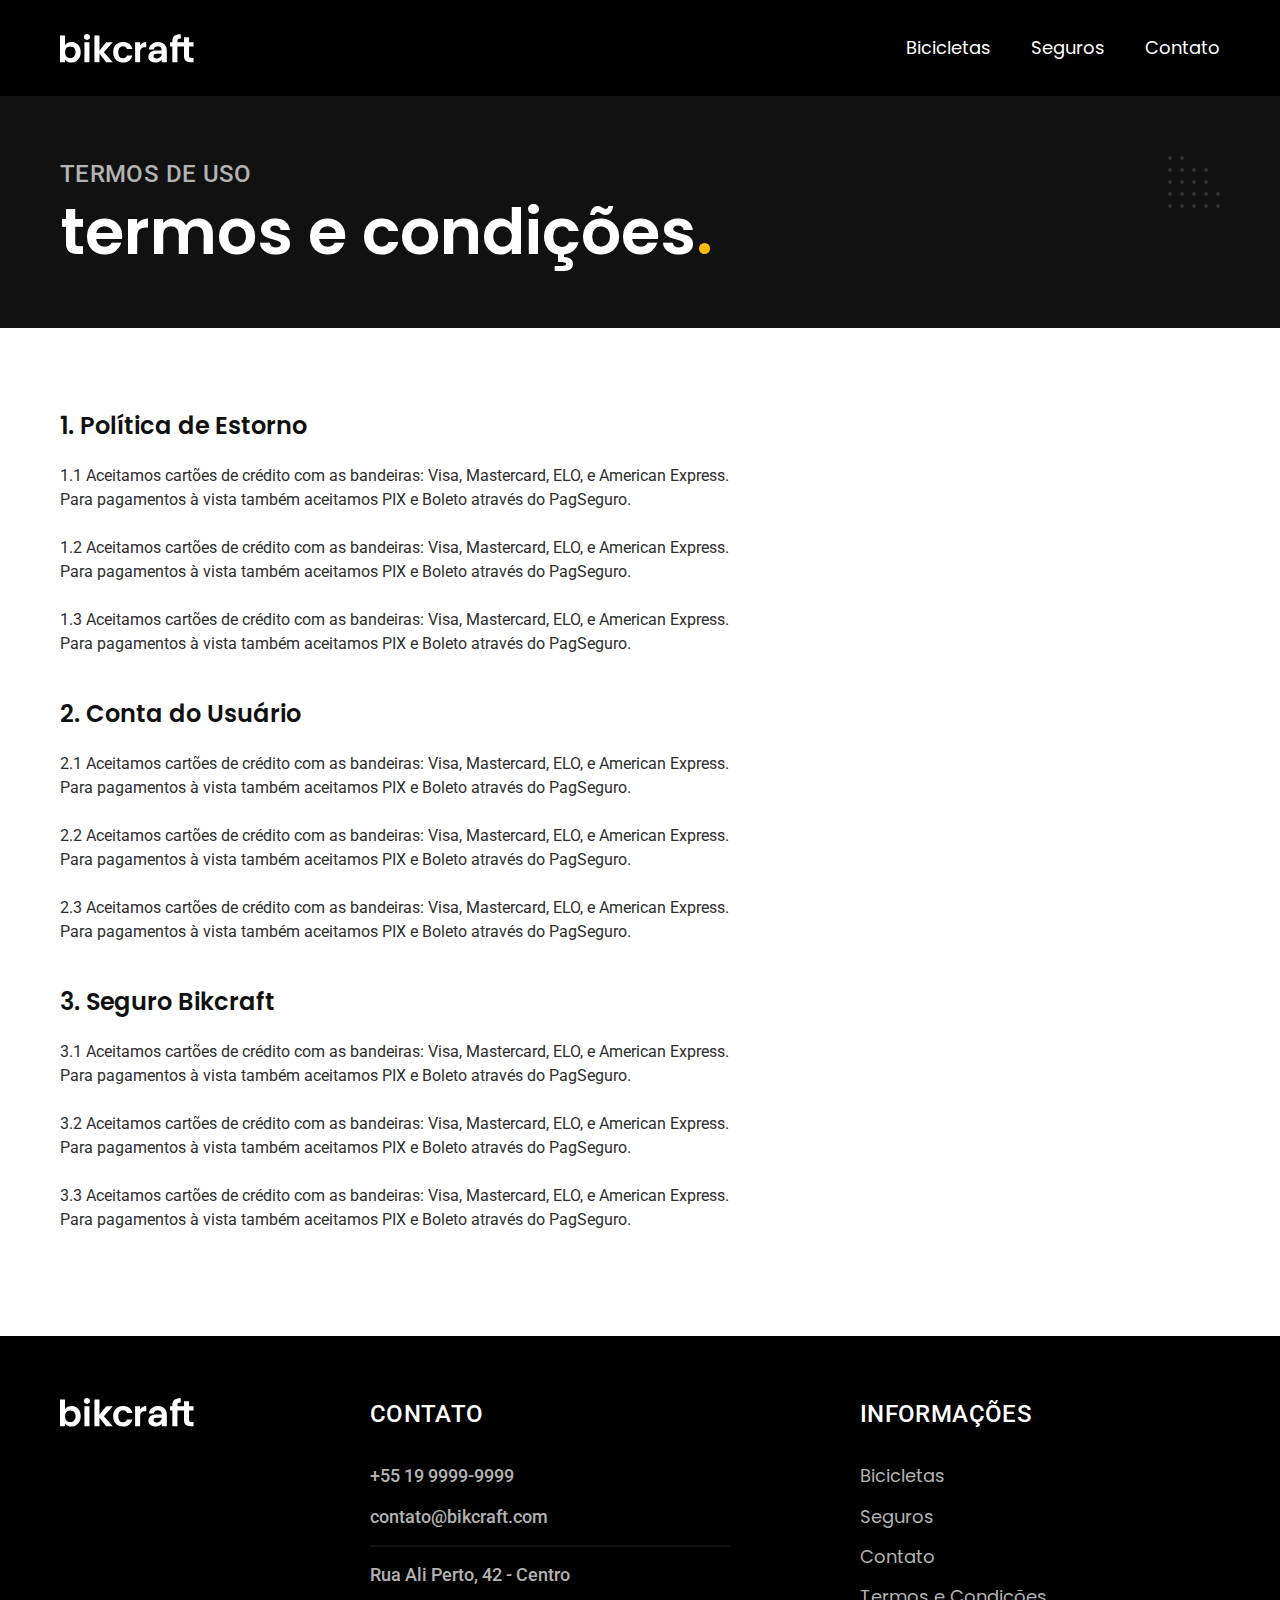
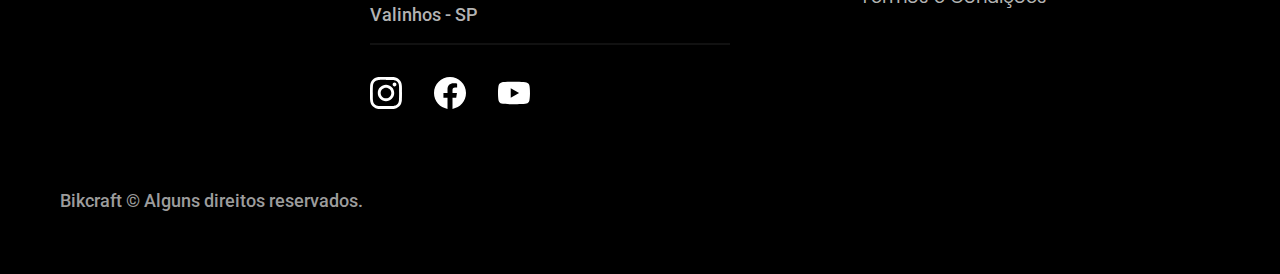
<file: termos.html>
<!DOCTYPE html>
<html lang="pt-br">

<head>
  <meta charset="UTF-8">
  <meta name="viewport" content="width=device-width, initial-scale=1.0">

  <title>Termos e Condições | Bikcraft</title>
  <meta name="description" content="Termos e condições.">

  <link rel="icon" href="./favicon.svg" type="image/svg+xml">
  <link rel="preload" href="./css/style.min.css" as="style">
  <link rel="stylesheet" href="./css/style.min.css">

  <script>document.documentElement.classList.add('js');</script>

  <link rel="preconnect" href="https://fonts.googleapis.com">
  <link rel="preconnect" href="https://fonts.gstatic.com" crossorigin>
  <link href="https://fonts.googleapis.com/css2?family=Merriweather:ital,wght@1,900&family=Poppins:wght@400;600&family=Roboto:wght@400;500&display=swap" rel="stylesheet">

</head>

<body id="termos">
  <header class="header-bg">
    <div class="header container">
      <a href="./">
        <img class="logo" src="./img/bikcraft.svg" width="136" height="32" alt="Bikcraft">
      </a>

      <nav aria-label="primaria">
        <ul class="header-menu font-1-m cor-0">
          <li><a href="./bicicletas.html">Bicicletas</a></li>
          <li><a href="./seguros.html">Seguros</a></li>
          <li><a href="./contato.html">Contato</a></li>
        </ul>
      </nav>
    </div>
  </header>

  <main>
    <div class="titulo-bg">
      <div class="titulo container">
        <p class="font-2-l-b cor-5">Termos de uso</p>
        <h1 class="font-1-xxl cor-0">termos e condições<span class="cor-p1">.</span></h1>
      </div>
    </div>

    <div class="termos font-2-s cor-10 container">
      <h2 class="font-1-l cor-11">1. Política de Estorno</h2>
      <p>1.1 Aceitamos cartões de crédito com as bandeiras: Visa, Mastercard, ELO, e American Express. Para pagamentos à vista também aceitamos PIX e Boleto através do PagSeguro.</p>
      <p>1.2 Aceitamos cartões de crédito com as bandeiras: Visa, Mastercard, ELO, e American Express. Para pagamentos à vista também aceitamos PIX e Boleto através do PagSeguro.</p>
      <p>1.3 Aceitamos cartões de crédito com as bandeiras: Visa, Mastercard, ELO, e American Express. Para pagamentos à vista também aceitamos PIX e Boleto através do PagSeguro.</p>
      <h2 class="font-1-l cor-11">2. Conta do Usuário</h2>
      <p>2.1 Aceitamos cartões de crédito com as bandeiras: Visa, Mastercard, ELO, e American Express. Para pagamentos à vista também aceitamos PIX e Boleto através do PagSeguro.</p>
      <p>2.2 Aceitamos cartões de crédito com as bandeiras: Visa, Mastercard, ELO, e American Express. Para pagamentos à vista também aceitamos PIX e Boleto através do PagSeguro.</p>
      <p>2.3 Aceitamos cartões de crédito com as bandeiras: Visa, Mastercard, ELO, e American Express. Para pagamentos à vista também aceitamos PIX e Boleto através do PagSeguro.</p>
      <h2 class="font-1-l cor-11">3. Seguro Bikcraft</h2>
      <p>3.1 Aceitamos cartões de crédito com as bandeiras: Visa, Mastercard, ELO, e American Express. Para pagamentos à vista também aceitamos PIX e Boleto através do PagSeguro.</p>
      <p>3.2 Aceitamos cartões de crédito com as bandeiras: Visa, Mastercard, ELO, e American Express. Para pagamentos à vista também aceitamos PIX e Boleto através do PagSeguro.</p>
      <p>3.3 Aceitamos cartões de crédito com as bandeiras: Visa, Mastercard, ELO, e American Express. Para pagamentos à vista também aceitamos PIX e Boleto através do PagSeguro.</p>
    </div>
  </main>

  <footer class="footer-bg">
    <div class="footer container">
      <img src="./img/bikcraft.svg" width="136" height="32" alt="Bikcraft">
      <div class="footer-contato">
        <h3 class="font-2-l-b cor-0">Contato</h3>
        <ul class="font-2-m cor-5">
          <li><a href="tel:+551999999999">+55 19 9999-9999</a></li>
          <li><a href="mailto:contato@bikcraft.com">contato@bikcraft.com</a></li>
          <li>Rua Ali Perto, 42 - Centro</li>
          <li>Valinhos - SP</li>
        </ul>
        <div class="footer-redes">
          <a href="./">
            <img src="./img/redes/instagram.svg" width="32" height="32" alt="Instagram">
          </a>
          <a href="./">
            <img src="./img/redes/facebook.svg" width="32" height="32" alt="Facebook">
          </a>
          <a href="./">
            <img src="./img/redes/youtube.svg" width="32" height="32" alt="Youtube">
          </a>
        </div>
      </div>
      <div class="footer-informacoes">
        <h3 class="font-2-l-b cor-0">Informações</h3>
        <nav>
          <ul class="font-1-m cor-5">
            <li><a href="./bicicletas.html">Bicicletas</a></li>
            <li><a href="./seguros.html">Seguros</a></li>
            <li><a href="./contato.html">Contato</a></li>
            <li><a href="./termos.html">Termos e Condições</a></li>
          </ul>
        </nav>
      </div>
      <p class="footer-copy font-2-m cor-6">Bikcraft © Alguns direitos reservados.</p>
    </div>
  </footer>
  <script src="./js/script.js"></script>
</body>

</html>
</file>
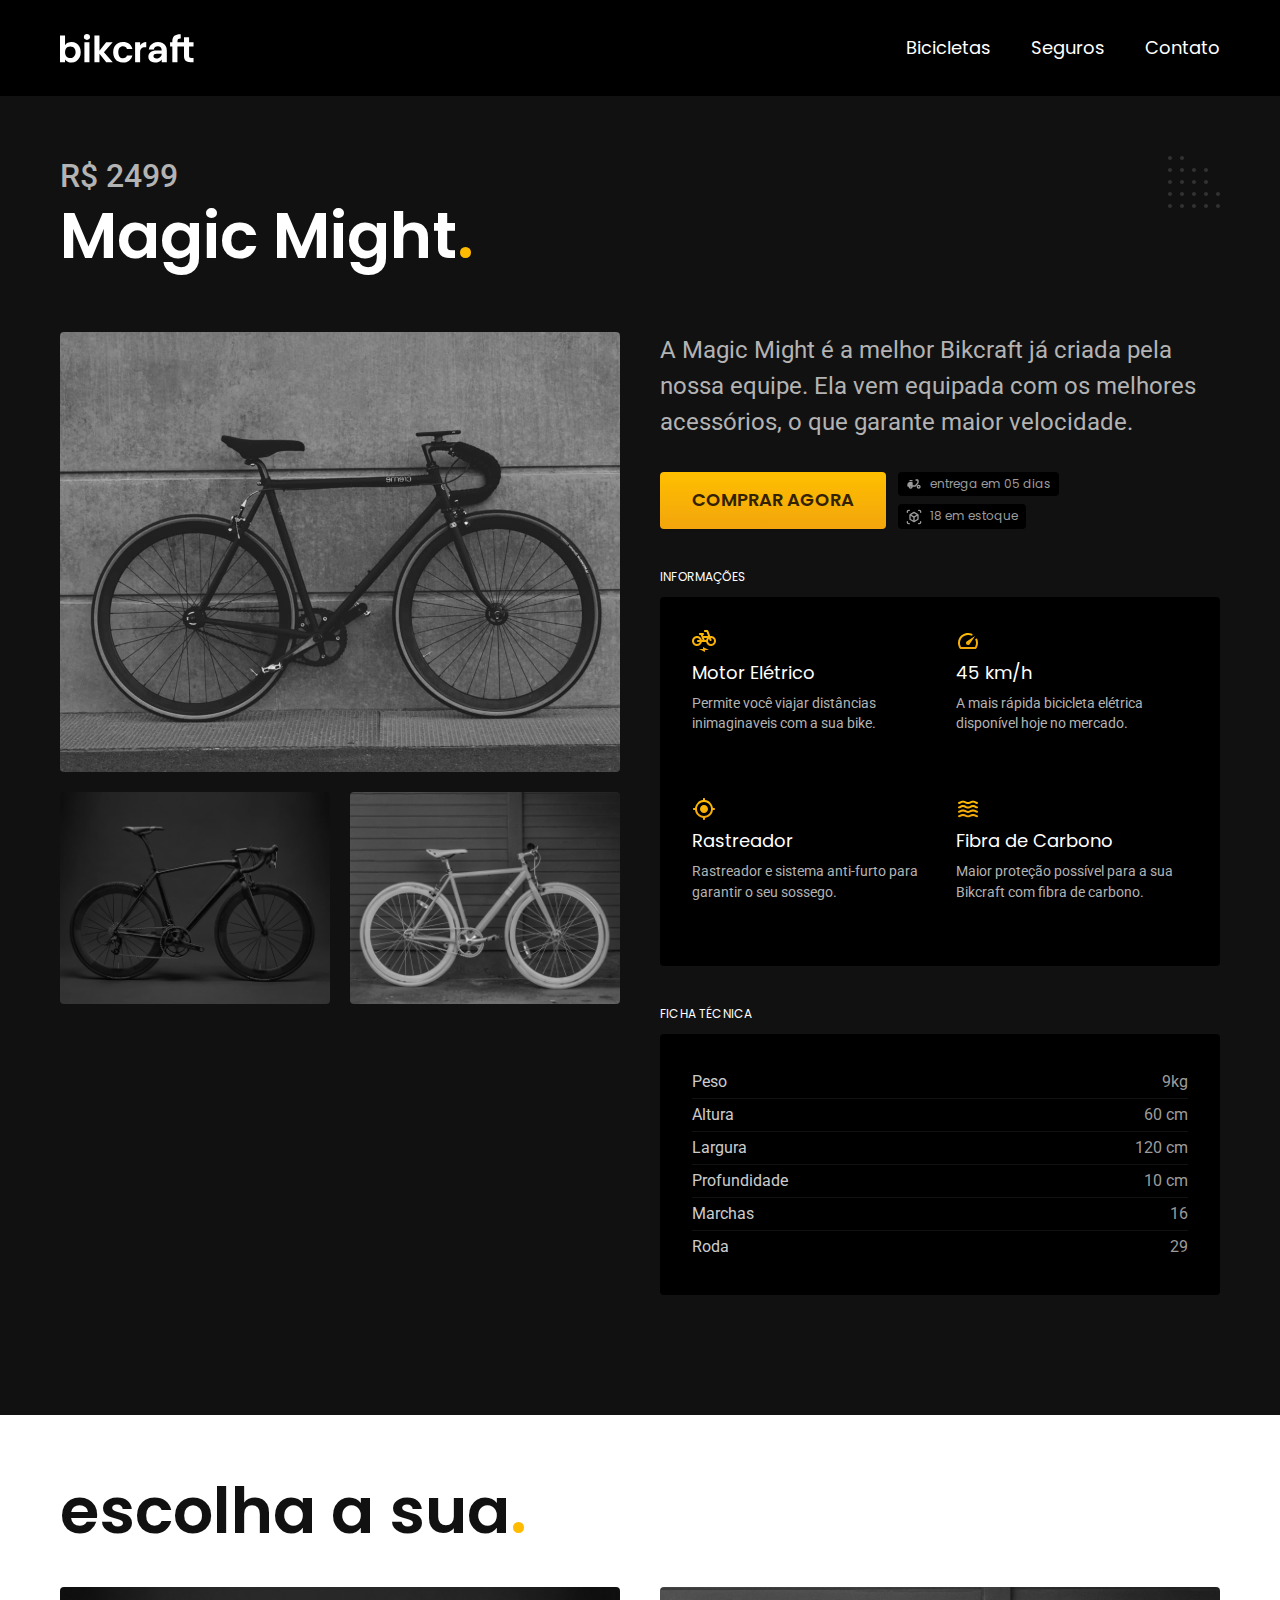
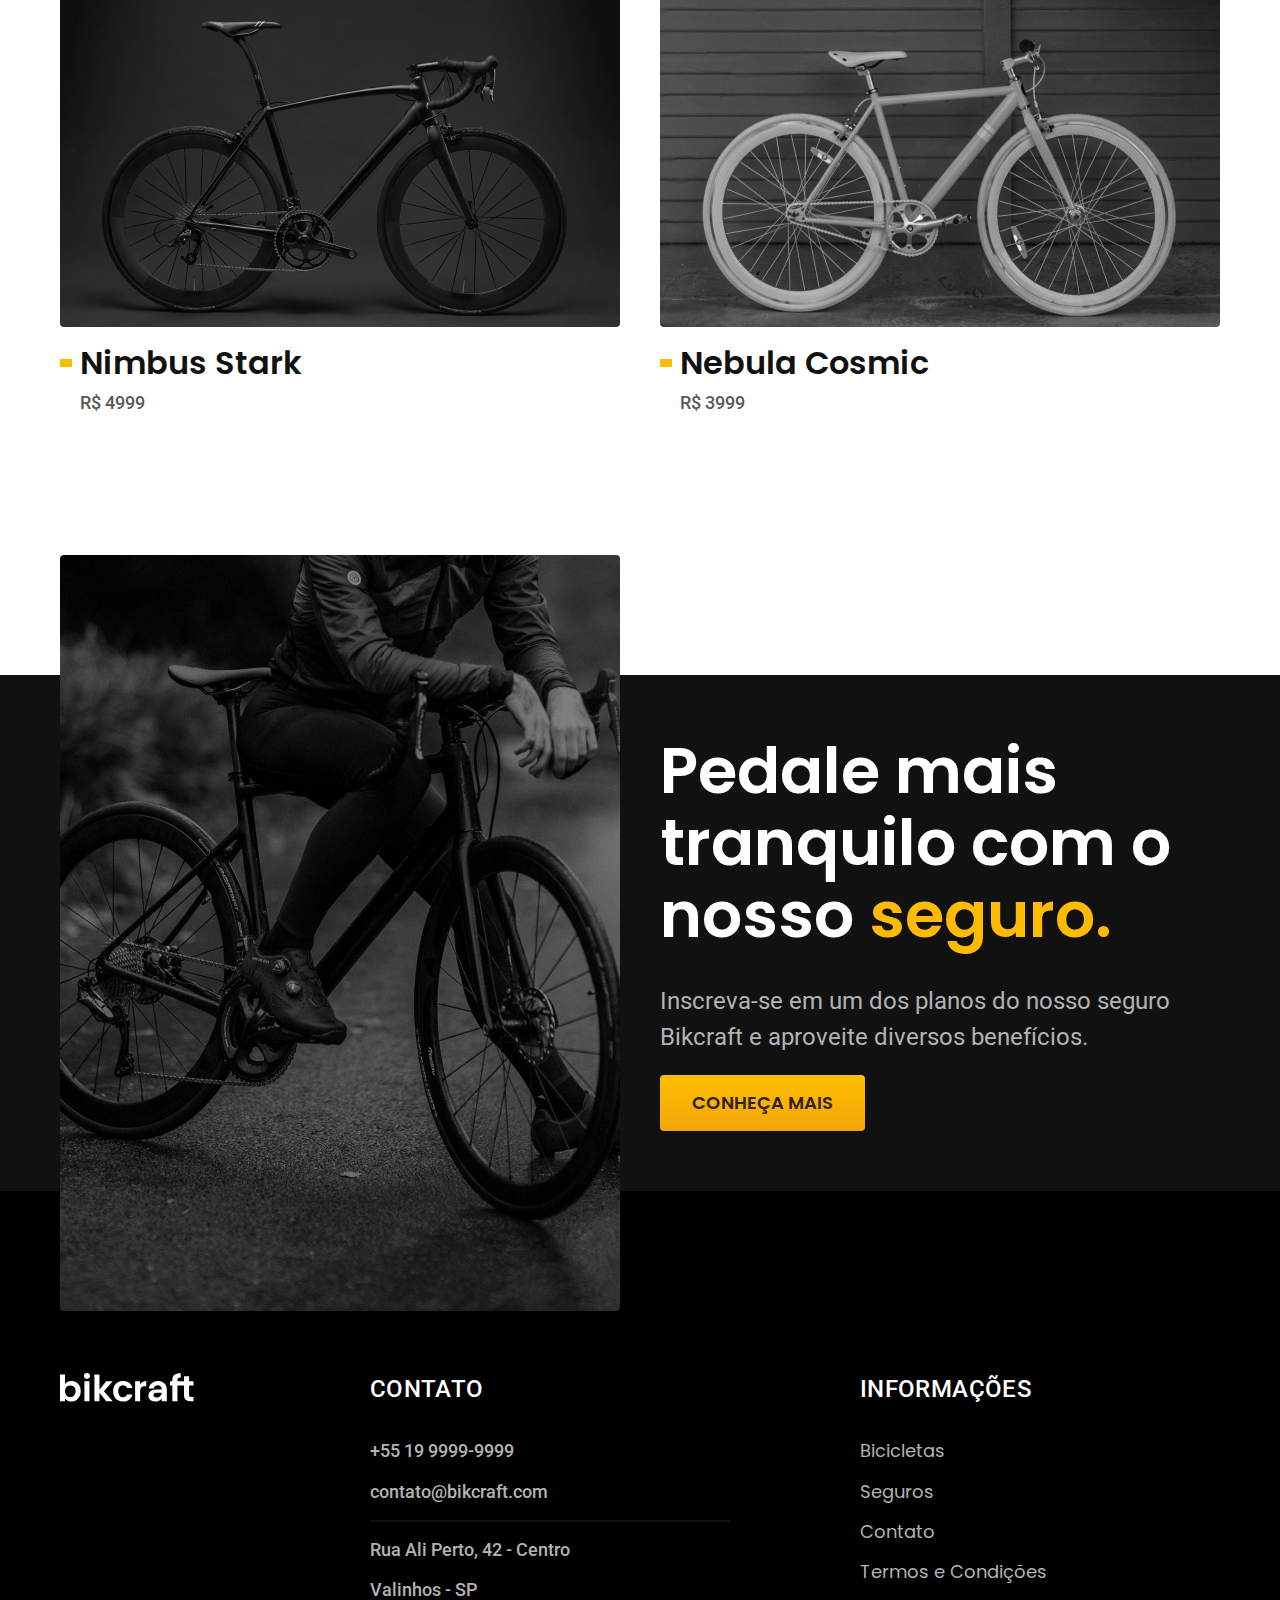
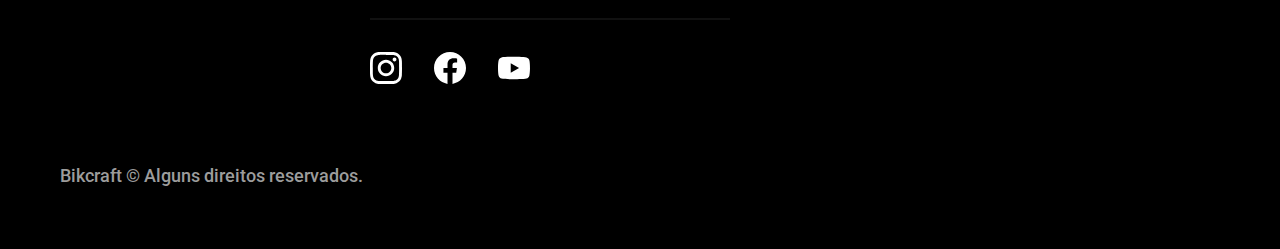
<file: bicicletas/magic.html>
<!DOCTYPE html>
<html lang="pt-br">

<head>
  <meta charset="UTF-8">
  <meta name="viewport" content="width=device-width, initial-scale=1.0">

  <title>Magic | Bikcraft</title>
  <meta name="description" content="Termos e condições.">

  <link rel="icon" href="../favicon.svg" type="image/svg+xml">
  <link rel="preload" href="../css/style.min.css" as="style">
  <link rel="stylesheet" href="../css/style.min.css">

  <script>document.documentElement.classList.add('js');</script>

  <link rel="preconnect" href="https://fonts.googleapis.com">
  <link rel="preconnect" href="https://fonts.gstatic.com" crossorigin>
  <link href="https://fonts.googleapis.com/css2?family=Merriweather:ital,wght@1,900&family=Poppins:wght@400;600&family=Roboto:wght@400;500&display=swap" rel="stylesheet">

</head>

<body id="bicicleta">
  <header class="header-bg">
    <div class="header container">
      <a href="../">
        <img class="logo" src="../img/bikcraft.svg" alt="Bikcraft">
      </a>

      <nav aria-label="primaria">
        <ul class="header-menu font-1-m cor-0">
          <li><a href="../bicicletas.html">Bicicletas</a></li>
          <li><a href="../seguros.html">Seguros</a></li>
          <li><a href="../contato.html">Contato</a></li>
        </ul>
      </nav>
    </div>
  </header>

  <main class="titulo-bg">
    <div>
      <div class="titulo container">
        <p class="font-2-xl cor-5">R$ 2499</p>
        <h1 class="font-1-xxl cor-0">Magic Might<span class="cor-p1">.</span></h1>
      </div>
    </div>
    <div class="bicicleta container">
      <div class="bicicleta-imagens">
        <img src="../img/bicicleta/nimbus2.jpg" alt="Bicicleta 1">
        <img src="../img/bicicleta/nimbus1.jpg" alt="Bicicleta 2">
        <img src="../img/bicicleta/nimbus3.jpg" alt="Bicicleta 3">
      </div>
      <div class="bicicleta-conteudo">
        <p class="font-2-l cor-5">A Magic Might é a melhor Bikcraft já criada pela nossa equipe. Ela vem equipada com os melhores acessórios, o que garante maior velocidade.</p>
        <div class="bicicleta-comprar">
          <a class="botao" href="../orcamento.html?tipo=bikcraft&produto=magic">Comprar Agora</a>
          <span class="font-1-xs cor-6"><img src="../img/icones/entrega.svg" alt="">entrega em 05 dias</span>
          <span class="font-1-xs cor-6"><img src="../img/icones/estoque.svg" alt="">18 em estoque</span>
        </div>
        <h2 class="font-1-xs cor-0">Informações</h2>
        <ul class="bicicleta-informacoes">
          <li>
            <img src="../img/icones/eletrica.svg" alt="">
            <h3 class="font-1-m cor-0">Motor Elétrico</h3>
            <p class="font-2-xs cor-5">Permite você viajar distâncias inimaginaveis com a sua bike.</p>
          </li>
          <li>
            <img src="../img/icones/velocidade.svg" alt="">
            <h3 class="font-1-m cor-0">45 km/h</h3>
            <p class="font-2-xs cor-5">A mais rápida bicicleta elétrica disponível hoje no mercado.</p>
          </li>
          <li>
            <img src="../img/icones/rastreador.svg" alt="">
            <h3 class="font-1-m cor-0">Rastreador</h3>
            <p class="font-2-xs cor-5">Rastreador e sistema anti-furto para garantir o seu sossego.</p>
          </li>
          <li>
            <img src="../img/icones/carbono.svg" alt="">
            <h3 class="font-1-m cor-0">Fibra de Carbono</h3>
            <p class="font-2-xs cor-5">Maior proteção possível para a sua Bikcraft com fibra de carbono.</p>
          </li>
        </ul>
        <h2 class="font-1-xs cor-0">Ficha técnica</h2>
        <ul class="bicicleta-ficha font-2-s cor-4">
          <li>Peso<span>9kg</span></li>
          <li>Altura<span>60 cm</span></li>
          <li>Largura<span>120 cm</span></li>
          <li>Profundidade<span>10 cm</span></li>
          <li>Marchas<span>16</span></li>
          <li>Roda<span>29</span></li>
        </ul>
      </div>
    </div>
  </main>

  <article class="bicicletas-lista container">
    <h2 class="font-1-xxl">escolha a sua<span class="cor-p1">.</span></h2>

    <ul>
      <li>
        <a href="./nimbus.html">
          <img src="../img/bicicletas/nimbus.jpg" alt="Bicicleta preta">
          <h3 class="font-1-xl">Nimbus Stark</h3>
          <span class="font-2-m cor-8">R$ 4999</span>
        </a>
      </li>
      <li>
        <a href="./nebula.html">
          <img src="../img/bicicletas/nebula.jpg" alt="Bicicleta preta">
          <h3 class="font-1-xl">Nebula Cosmic</h3>
          <span class="font-2-m cor-8">R$ 3999</span>
        </a>
      </li>
    </ul>
  </article>

  <article class="seguro-bg">
    <div class="seguro container">
      <div class="seguro-imagem">
        <img src="../img/fotos/seguros.jpg" alt="Pessoa parada em cima de uma bicicleta.">
      </div>
      <div class="seguro-conteudo">
        <h2 class="font-1-xxl cor-0">Pedale mais tranquilo com o nosso <span class="cor-p1">seguro.</span></h2>
        <p class="font-2-l cor-5">Inscreva-se em um dos planos do nosso seguro Bikcraft e aproveite diversos benefícios.</p>
        <a class="botao" href="../seguros.html">Conheça Mais</a>
      </div>
    </div>
  </article>

  <footer class="footer-bg">
    <div class="footer container">
      <img src="../img/bikcraft.svg" alt="Bikcraft">
      <div class="footer-contato">
        <h3 class="font-2-l-b cor-0">Contato</h3>
        <ul class="font-2-m cor-5">
          <li><a href="tel:+551999999999">+55 19 9999-9999</a></li>
          <li><a href="mailto:contato@bikcraft.com">contato@bikcraft.com</a></li>
          <li>Rua Ali Perto, 42 - Centro</li>
          <li>Valinhos - SP</li>
        </ul>
        <div class="footer-redes">
          <a href="../">
            <img src="../img/redes/instagram.svg" alt="Instagram">
          </a>
          <a href="../">
            <img src="../img/redes/facebook.svg" alt="Facebook">
          </a>
          <a href="../">
            <img src="../img/redes/youtube.svg" alt="Youtube">
          </a>
        </div>
      </div>
      <div class="footer-informacoes">
        <h3 class="font-2-l-b cor-0">Informações</h3>
        <nav>
          <ul class="font-1-m cor-5">
            <li><a href="../bicicletas.html">Bicicletas</a></li>
            <li><a href="../seguros.html">Seguros</a></li>
            <li><a href="../contato.html">Contato</a></li>
            <li><a href="../termos.html">Termos e Condições</a></li>
          </ul>
        </nav>
      </div>
      <p class="footer-copy font-2-m cor-6">Bikcraft © Alguns direitos reservados.</p>
    </div>
  </footer>
  <script src="../js/script.js"></script>
</body>

</html>
</file>
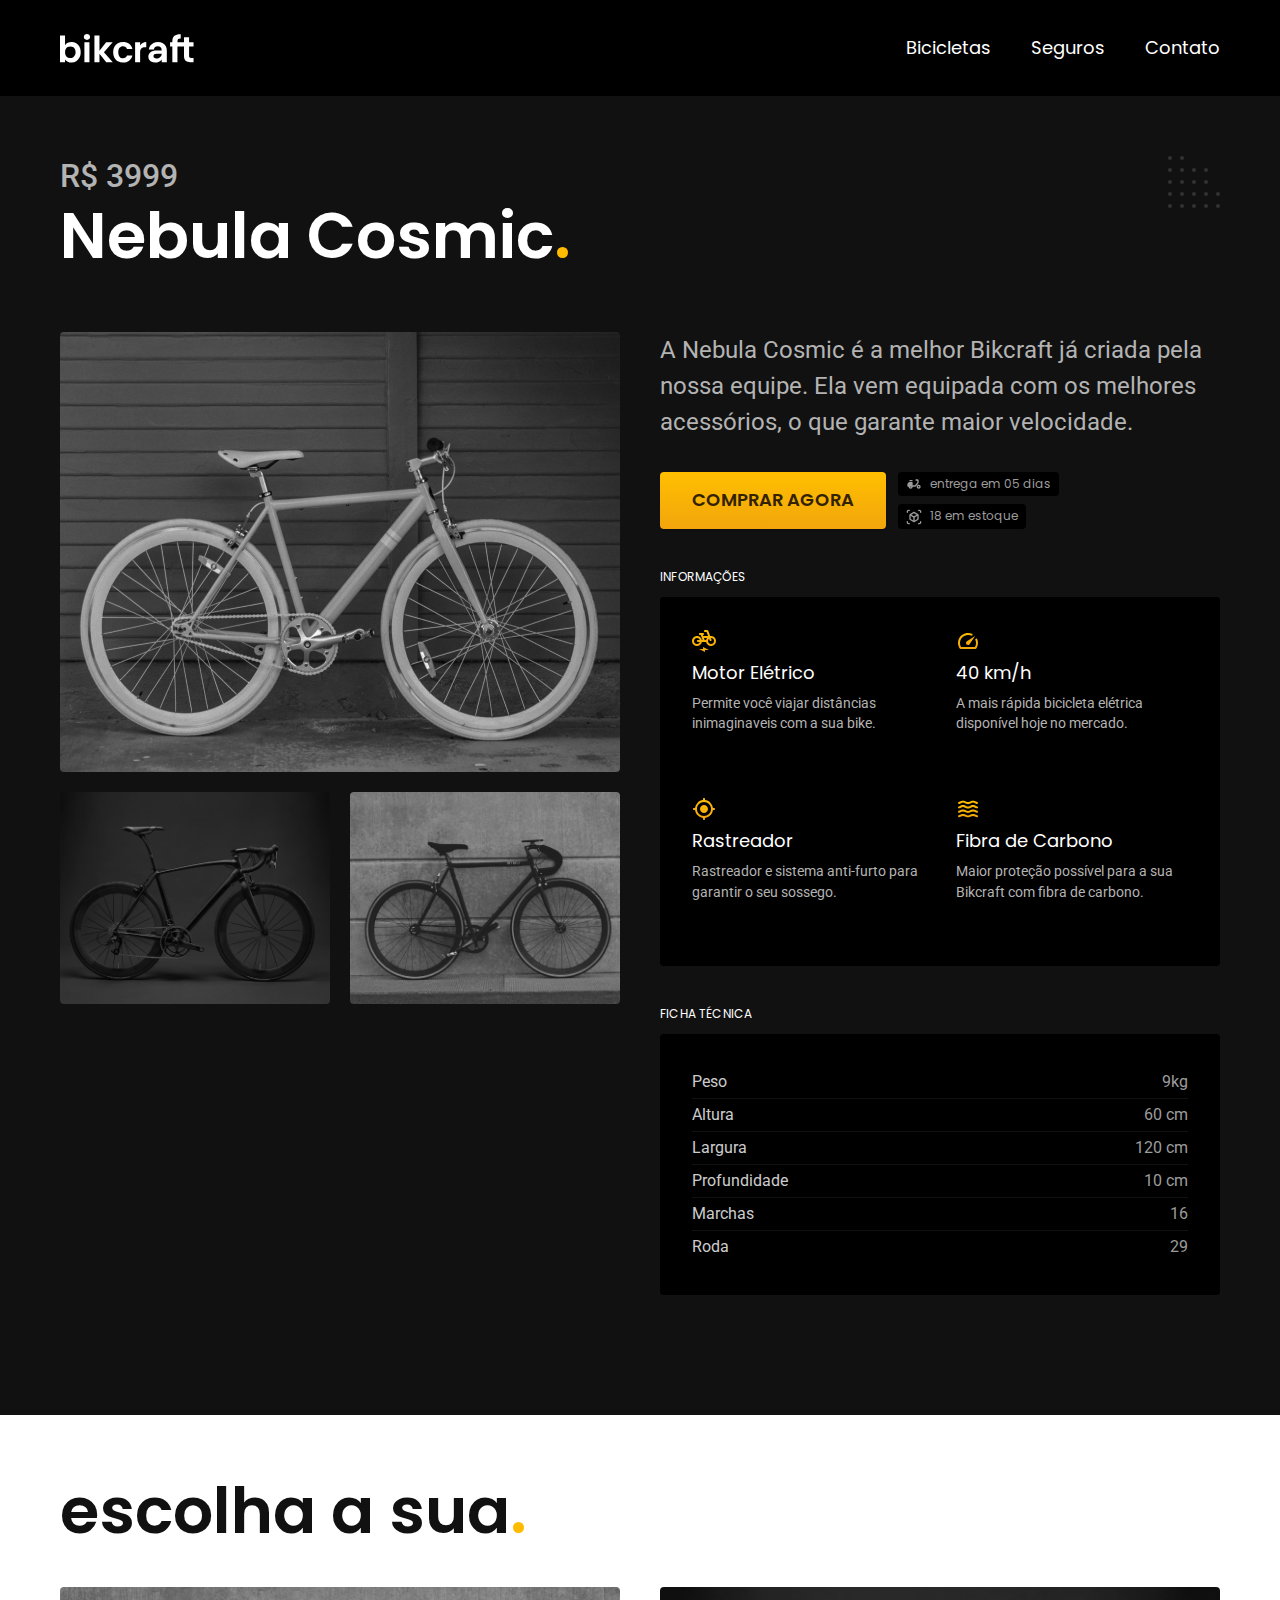
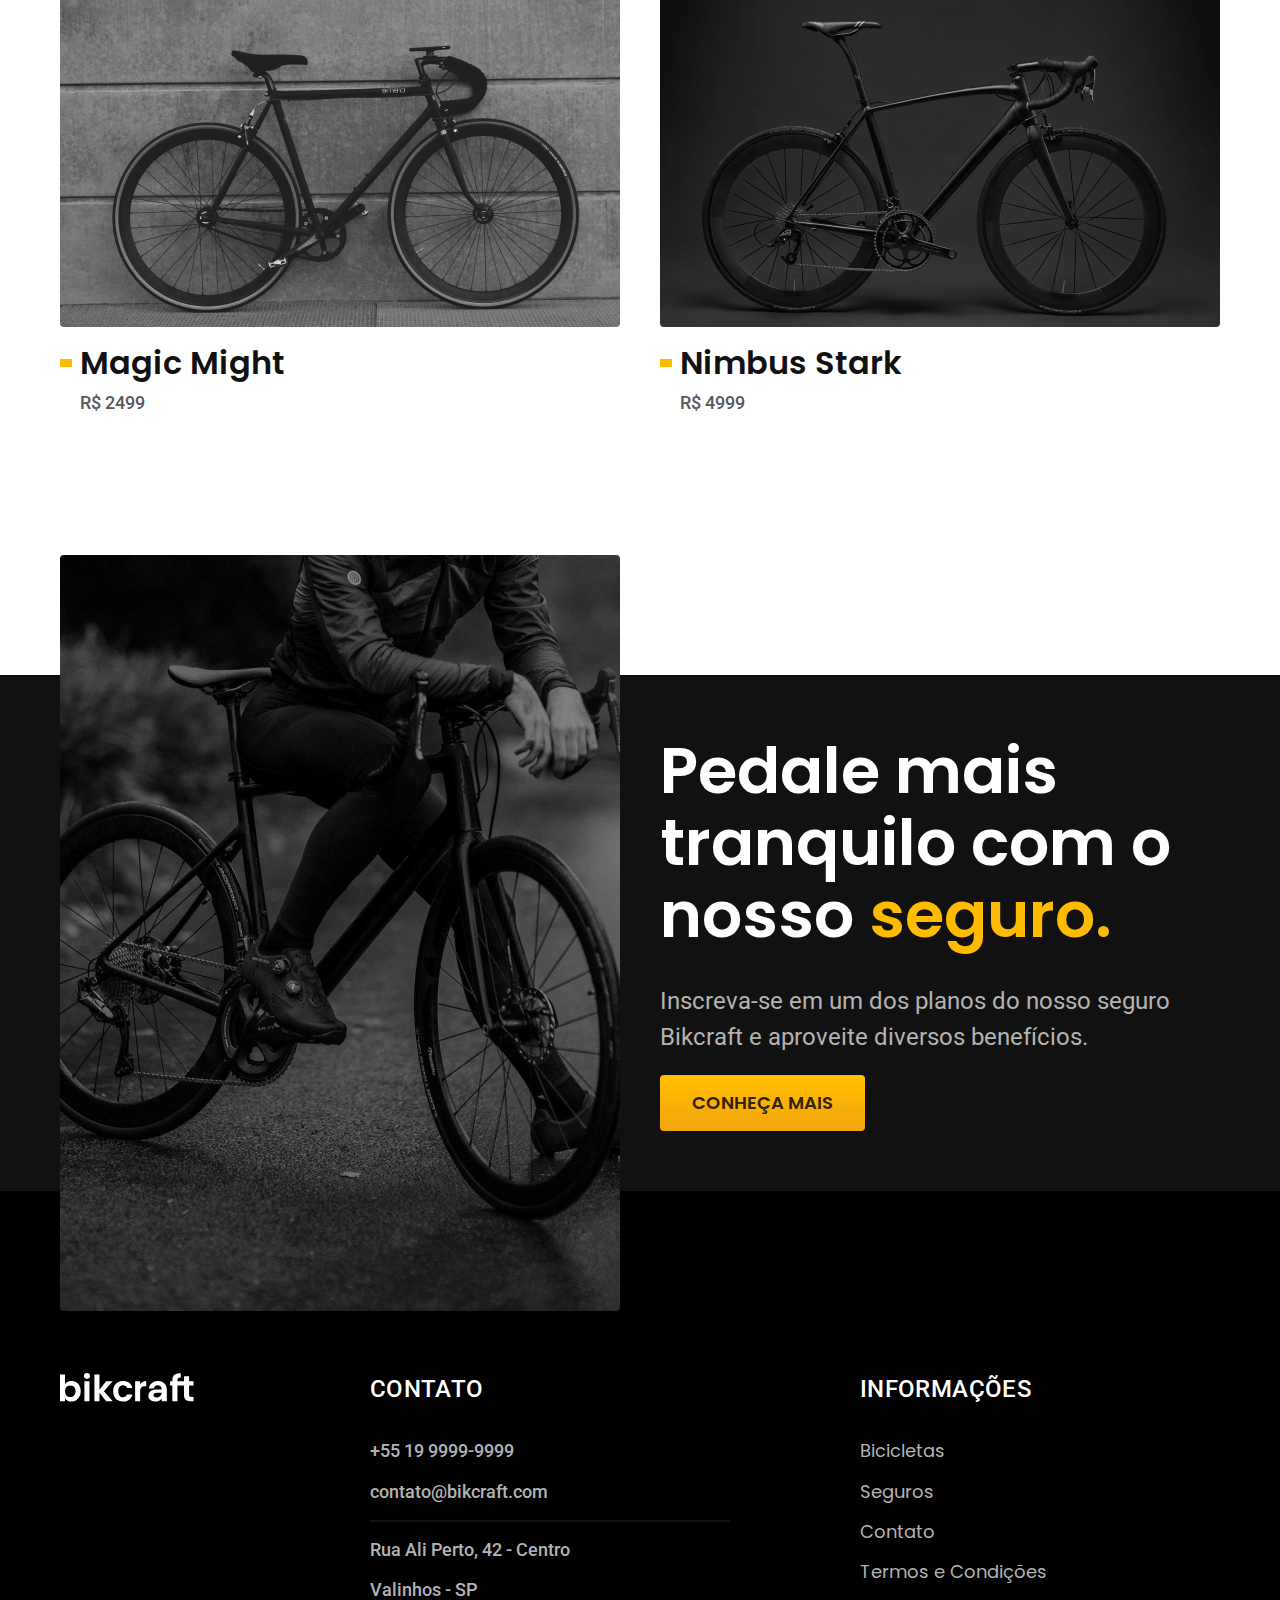
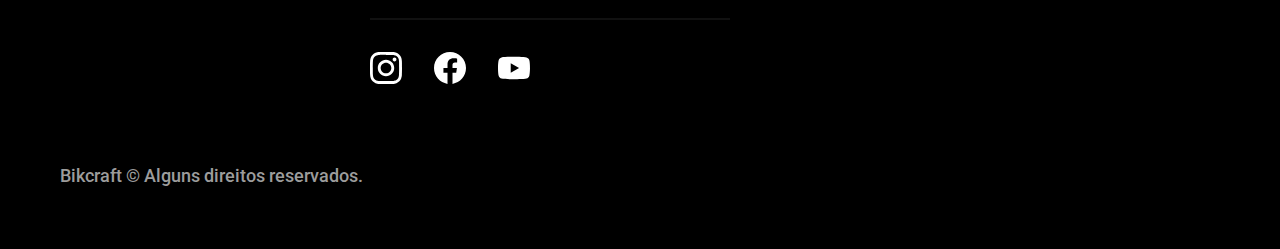
<file: bicicletas/nebula.html>
<!DOCTYPE html>
<html lang="pt-br">

<head>
  <meta charset="UTF-8">
  <meta name="viewport" content="width=device-width, initial-scale=1.0">

  <title>Nebula | Bikcraft</title>
  <meta name="description" content="Termos e condições.">

  <link rel="icon" href="../favicon.svg" type="image/svg+xml">
  <link rel="preload" href="../css/style.min.css" as="style">
  <link rel="stylesheet" href="../css/style.min.css">

  <script>document.documentElement.classList.add('js');</script>

  <link rel="preconnect" href="https://fonts.googleapis.com">
  <link rel="preconnect" href="https://fonts.gstatic.com" crossorigin>
  <link href="https://fonts.googleapis.com/css2?family=Merriweather:ital,wght@1,900&family=Poppins:wght@400;600&family=Roboto:wght@400;500&display=swap" rel="stylesheet">
</head>

<body id="bicicleta">
  <header class="header-bg">
    <div class="header container">
      <a href="../">
        <img class="logo" src="../img/bikcraft.svg" alt="Bikcraft">
      </a>

      <nav aria-label="primaria">
        <ul class="header-menu font-1-m cor-0">
          <li><a href="../bicicletas.html">Bicicletas</a></li>
          <li><a href="../seguros.html">Seguros</a></li>
          <li><a href="../contato.html">Contato</a></li>
        </ul>
      </nav>
    </div>
  </header>

  <main class="titulo-bg">
    <div>
      <div class="titulo container">
        <p class="font-2-xl cor-5">R$ 3999</p>
        <h1 class="font-1-xxl cor-0">Nebula Cosmic<span class="cor-p1">.</span></h1>
      </div>
    </div>
    <div class="bicicleta container">
      <div class="bicicleta-imagens">
        <img src="../img/bicicleta/nimbus3.jpg" alt="Bicicleta 1">
        <img src="../img/bicicleta/nimbus1.jpg" alt="Bicicleta 2">
        <img src="../img/bicicleta/nimbus2.jpg" alt="Bicicleta 3">
      </div>
      <div class="bicicleta-conteudo">
        <p class="font-2-l cor-5">A Nebula Cosmic é a melhor Bikcraft já criada pela nossa equipe. Ela vem equipada com os melhores acessórios, o que garante maior velocidade.</p>
        <div class="bicicleta-comprar">
          <a class="botao" href="../orcamento.html?tipo=bikcraft&produto=nebula">Comprar Agora</a>
          <span class="font-1-xs cor-6"><img src="../img/icones/entrega.svg" alt="">entrega em 05 dias</span>
          <span class="font-1-xs cor-6"><img src="../img/icones/estoque.svg" alt="">18 em estoque</span>
        </div>
        <h2 class="font-1-xs cor-0">Informações</h2>
        <ul class="bicicleta-informacoes">
          <li>
            <img src="../img/icones/eletrica.svg" alt="">
            <h3 class="font-1-m cor-0">Motor Elétrico</h3>
            <p class="font-2-xs cor-5">Permite você viajar distâncias inimaginaveis com a sua bike.</p>
          </li>
          <li>
            <img src="../img/icones/velocidade.svg" alt="">
            <h3 class="font-1-m cor-0">40 km/h</h3>
            <p class="font-2-xs cor-5">A mais rápida bicicleta elétrica disponível hoje no mercado.</p>
          </li>
          <li>
            <img src="../img/icones/rastreador.svg" alt="">
            <h3 class="font-1-m cor-0">Rastreador</h3>
            <p class="font-2-xs cor-5">Rastreador e sistema anti-furto para garantir o seu sossego.</p>
          </li>
          <li>
            <img src="../img/icones/carbono.svg" alt="">
            <h3 class="font-1-m cor-0">Fibra de Carbono</h3>
            <p class="font-2-xs cor-5">Maior proteção possível para a sua Bikcraft com fibra de carbono.</p>
          </li>
        </ul>
        <h2 class="font-1-xs cor-0">Ficha técnica</h2>
        <ul class="bicicleta-ficha font-2-s cor-4">
          <li>Peso<span>9kg</span></li>
          <li>Altura<span>60 cm</span></li>
          <li>Largura<span>120 cm</span></li>
          <li>Profundidade<span>10 cm</span></li>
          <li>Marchas<span>16</span></li>
          <li>Roda<span>29</span></li>
        </ul>
      </div>
    </div>
  </main>

  <article class="bicicletas-lista container">
    <h2 class="font-1-xxl">escolha a sua<span class="cor-p1">.</span></h2>

    <ul>
      <li>
        <a href="./magic.html">
          <img src="../img/bicicletas/magic.jpg" alt="Bicicleta preta">
          <h3 class="font-1-xl">Magic Might</h3>
          <span class="font-2-m cor-8">R$ 2499</span>
        </a>
      </li>
      <li>
        <a href="./nimbus.html">
          <img src="../img/bicicletas/nimbus.jpg" alt="Bicicleta preta">
          <h3 class="font-1-xl">Nimbus Stark</h3>
          <span class="font-2-m cor-8">R$ 4999</span>
        </a>
      </li>
    </ul>
  </article>

  <article class="seguro-bg">
    <div class="seguro container">
      <div class="seguro-imagem">
        <img src="../img/fotos/seguros.jpg" alt="Pessoa parada em cima de uma bicicleta.">
      </div>
      <div class="seguro-conteudo">
        <h2 class="font-1-xxl cor-0">Pedale mais tranquilo com o nosso <span class="cor-p1">seguro.</span></h2>
        <p class="font-2-l cor-5">Inscreva-se em um dos planos do nosso seguro Bikcraft e aproveite diversos benefícios.</p>
        <a class="botao" href="../seguros.html">Conheça Mais</a>
      </div>
    </div>
  </article>

  <footer class="footer-bg">
    <div class="footer container">
      <img src="../img/bikcraft.svg" alt="Bikcraft">
      <div class="footer-contato">
        <h3 class="font-2-l-b cor-0">Contato</h3>
        <ul class="font-2-m cor-5">
          <li><a href="tel:+551999999999">+55 19 9999-9999</a></li>
          <li><a href="mailto:contato@bikcraft.com">contato@bikcraft.com</a></li>
          <li>Rua Ali Perto, 42 - Centro</li>
          <li>Valinhos - SP</li>
        </ul>
        <div class="footer-redes">
          <a href="../">
            <img src="../img/redes/instagram.svg" alt="Instagram">
          </a>
          <a href="../">
            <img src="../img/redes/facebook.svg" alt="Facebook">
          </a>
          <a href="../">
            <img src="../img/redes/youtube.svg" alt="Youtube">
          </a>
        </div>
      </div>
      <div class="footer-informacoes">
        <h3 class="font-2-l-b cor-0">Informações</h3>
        <nav>
          <ul class="font-1-m cor-5">
            <li><a href="../bicicletas.html">Bicicletas</a></li>
            <li><a href="../seguros.html">Seguros</a></li>
            <li><a href="../contato.html">Contato</a></li>
            <li><a href="../termos.html">Termos e Condições</a></li>
          </ul>
        </nav>
      </div>
      <p class="footer-copy font-2-m cor-6">Bikcraft © Alguns direitos reservados.</p>
    </div>
  </footer>
  <script src="../js/script.js"></script>
</body>

</html>
</file>
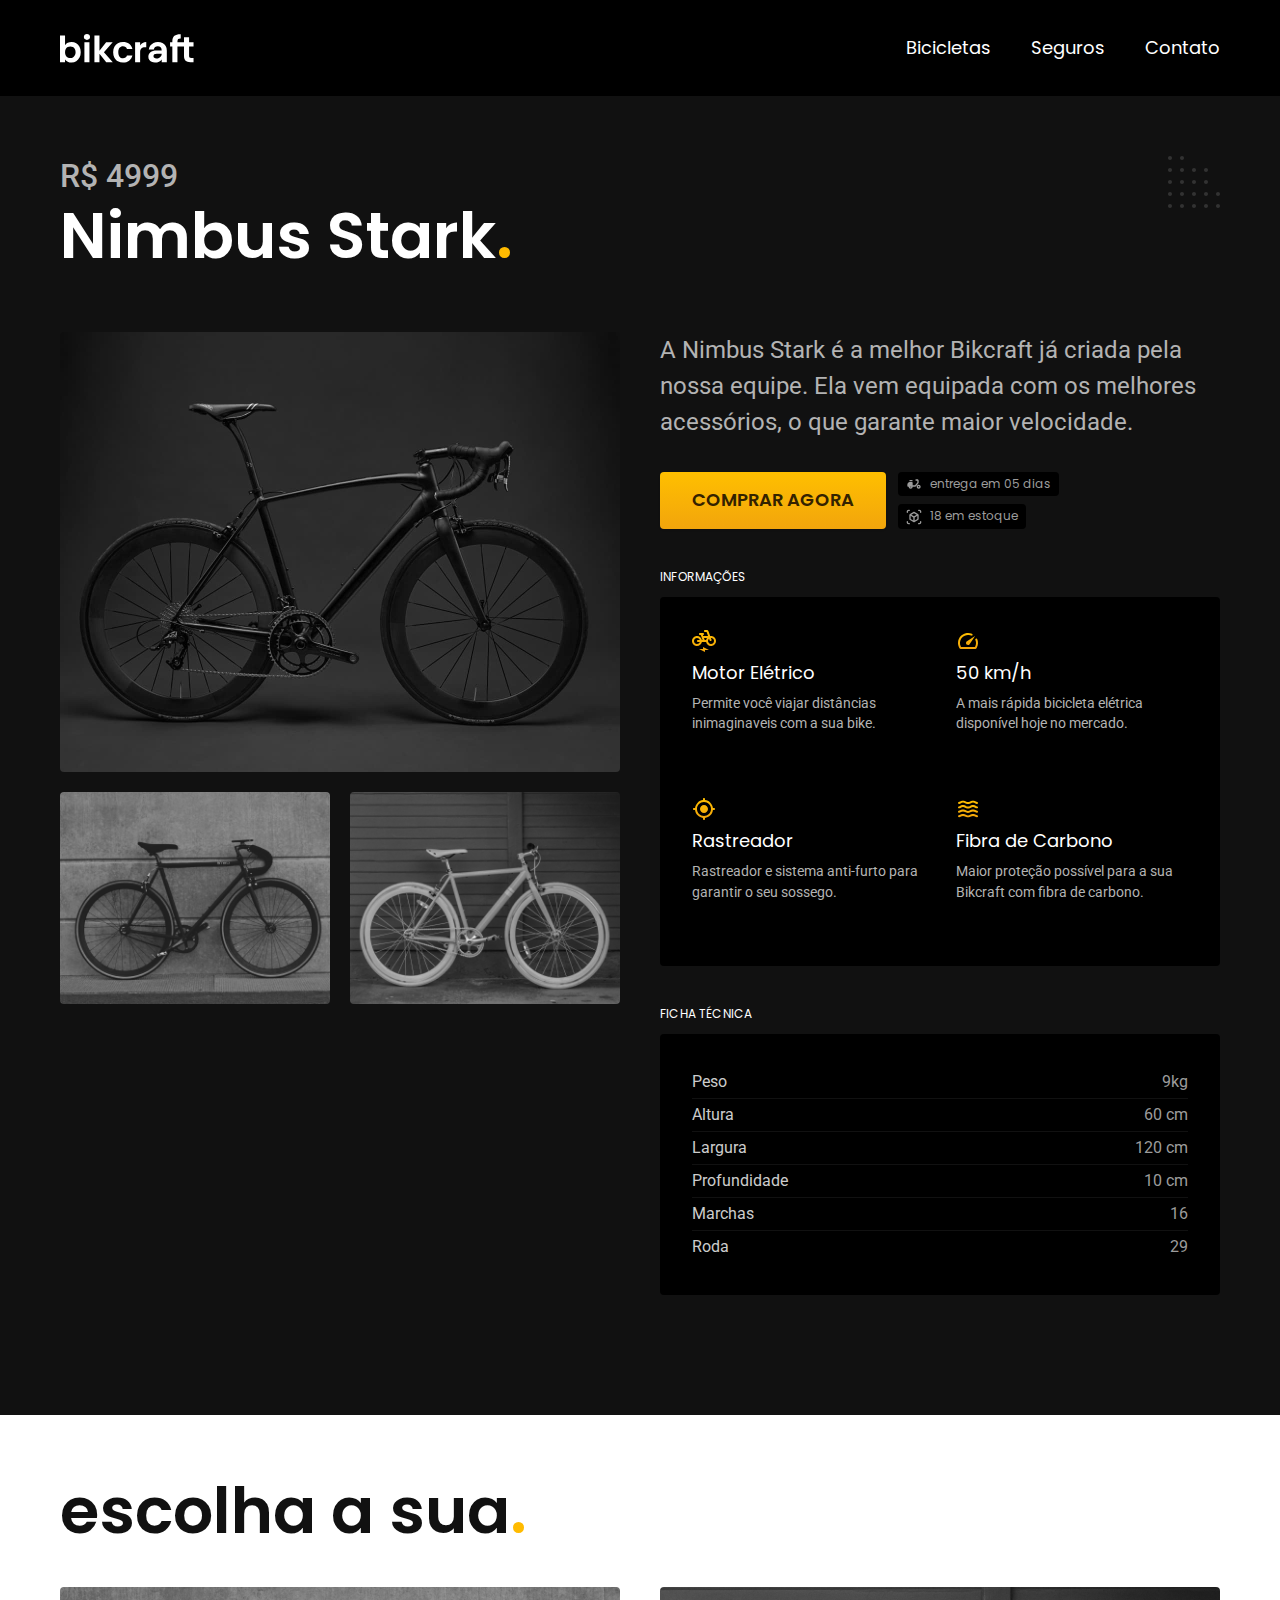
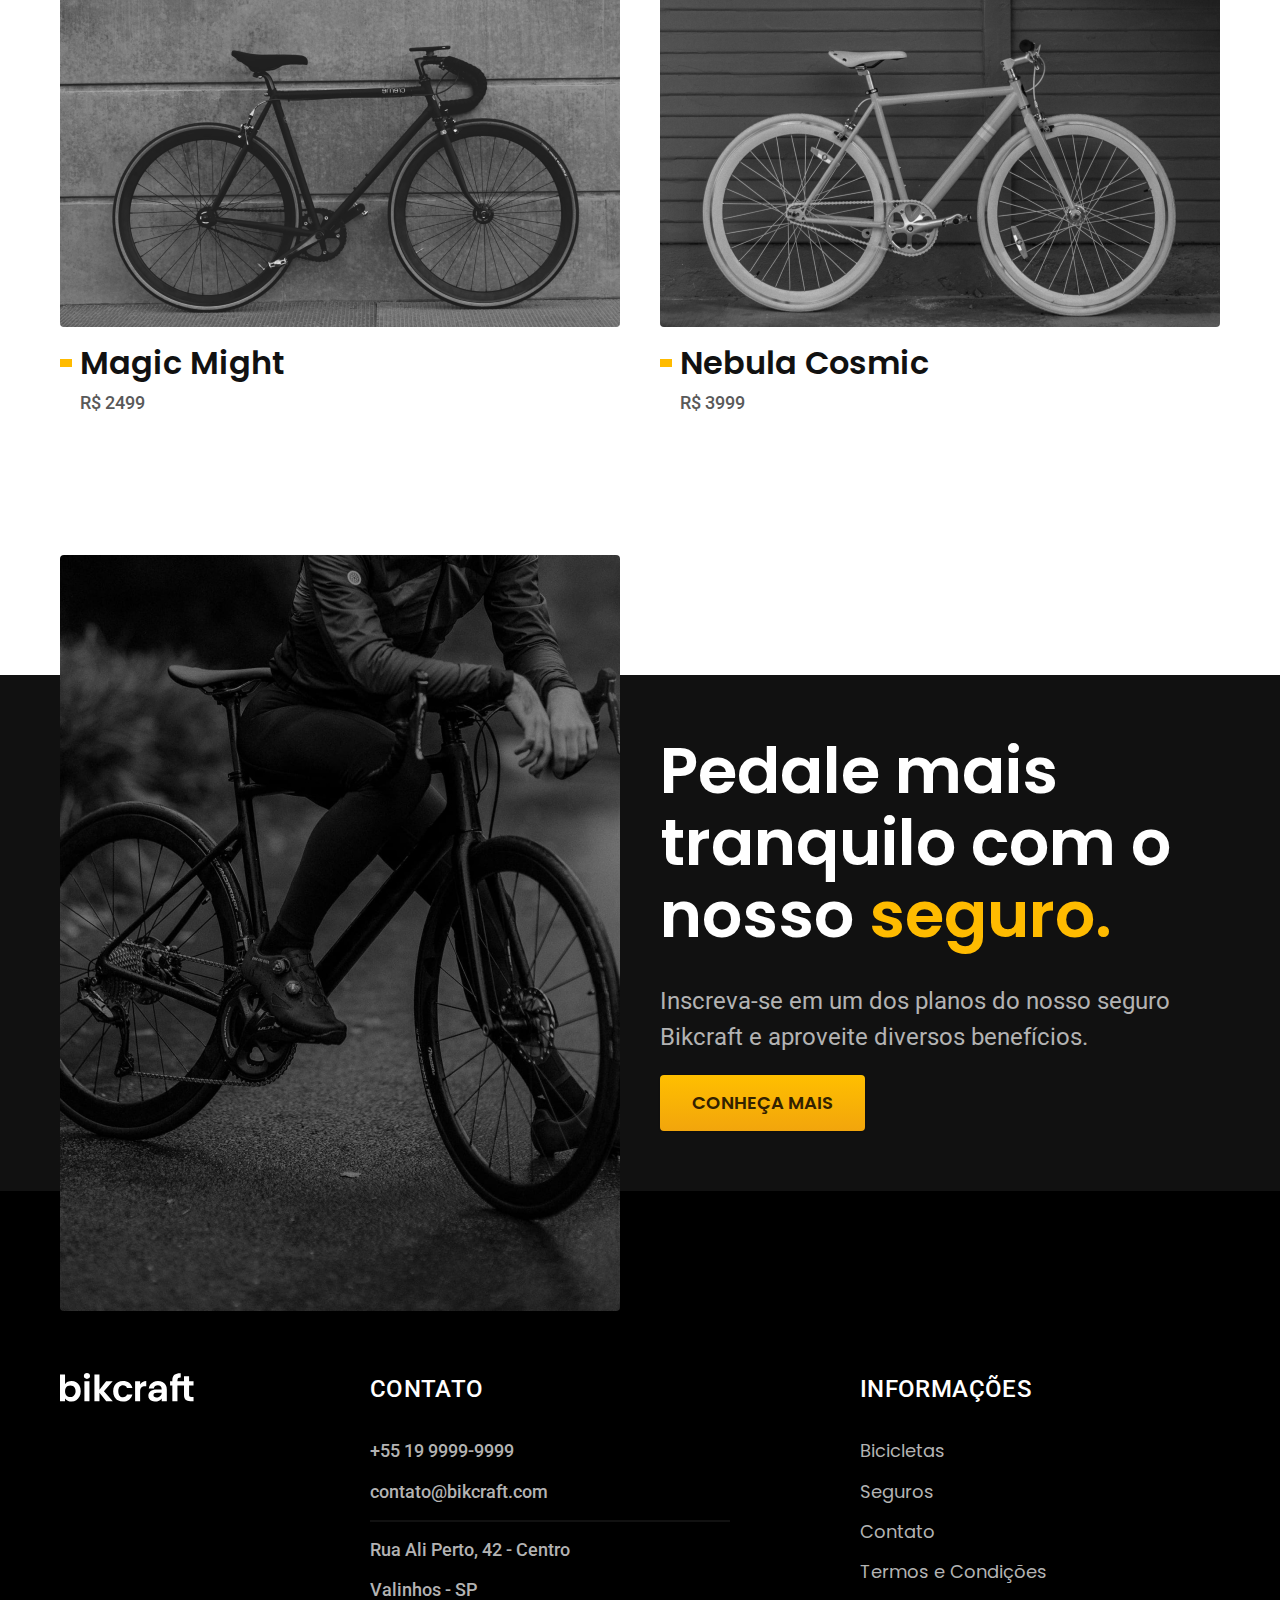
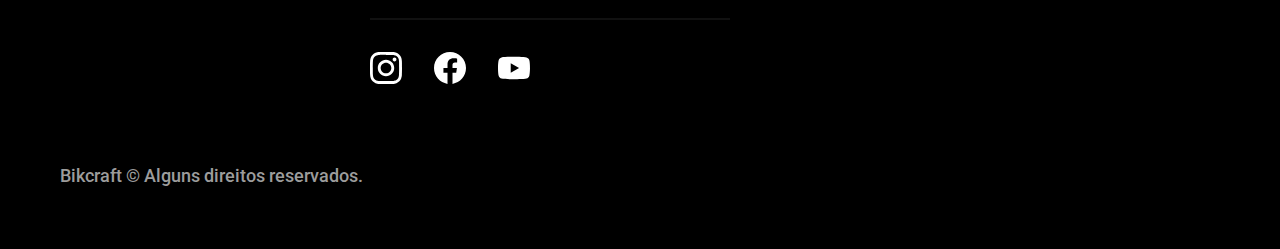
<file: bicicletas/nimbus.html>
<!DOCTYPE html>
<html lang="pt-br">

<head>
  <meta charset="UTF-8">
  <meta name="viewport" content="width=device-width, initial-scale=1.0">

  <title>Nimbus | Bikcraft</title>
  <meta name="description" content="Termos e condições.">

  <link rel="icon" href="../favicon.svg" type="image/svg+xml">
  <link rel="preload" href="../css/style.min.css" as="style">
  <link rel="stylesheet" href="../css/style.min.css">

  <script>document.documentElement.classList.add('js');</script>

  <link rel="preconnect" href="https://fonts.googleapis.com">
  <link rel="preconnect" href="https://fonts.gstatic.com" crossorigin>
  <link href="https://fonts.googleapis.com/css2?family=Merriweather:ital,wght@1,900&family=Poppins:wght@400;600&family=Roboto:wght@400;500&display=swap" rel="stylesheet">

</head>

<body id="bicicleta">
  <header class="header-bg">
    <div class="header container">
      <a href="../">
        <img class="logo" src="../img/bikcraft.svg" alt="Bikcraft">
      </a>

      <nav aria-label="primaria">
        <ul class="header-menu font-1-m cor-0">
          <li><a href="../bicicletas.html">Bicicletas</a></li>
          <li><a href="../seguros.html">Seguros</a></li>
          <li><a href="../contato.html">Contato</a></li>
        </ul>
      </nav>
    </div>
  </header>

  <main class="titulo-bg">
    <div>
      <div class="titulo container">
        <p class="font-2-xl cor-5">R$ 4999</p>
        <h1 class="font-1-xxl cor-0">Nimbus Stark<span class="cor-p1">.</span></h1>
      </div>
    </div>
    <div class="bicicleta container">
      <div class="bicicleta-imagens">
        <img src="../img/bicicleta/nimbus1.jpg" alt="Bicicleta 1">
        <img src="../img/bicicleta/nimbus2.jpg" alt="Bicicleta 2">
        <img src="../img/bicicleta/nimbus3.jpg" alt="Bicicleta 3">
      </div>
      <div class="bicicleta-conteudo">
        <p class="font-2-l cor-5">A Nimbus Stark é a melhor Bikcraft já criada pela nossa equipe. Ela vem equipada com os melhores acessórios, o que garante maior velocidade.</p>
        <div class="bicicleta-comprar">
          <a class="botao" href="../orcamento.html?tipo=bikcraft&produto=nimbus">Comprar Agora</a>
          <span class="font-1-xs cor-6"><img src="../img/icones/entrega.svg" alt="">entrega em 05 dias</span>
          <span class="font-1-xs cor-6"><img src="../img/icones/estoque.svg" alt="">18 em estoque</span>
        </div>
        <h2 class="font-1-xs cor-0">Informações</h2>
        <ul class="bicicleta-informacoes">
          <li>
            <img src="../img/icones/eletrica.svg" alt="">
            <h3 class="font-1-m cor-0">Motor Elétrico</h3>
            <p class="font-2-xs cor-5">Permite você viajar distâncias inimaginaveis com a sua bike.</p>
          </li>
          <li>
            <img src="../img/icones/velocidade.svg" alt="">
            <h3 class="font-1-m cor-0">50 km/h</h3>
            <p class="font-2-xs cor-5">A mais rápida bicicleta elétrica disponível hoje no mercado.</p>
          </li>
          <li>
            <img src="../img/icones/rastreador.svg" alt="">
            <h3 class="font-1-m cor-0">Rastreador</h3>
            <p class="font-2-xs cor-5">Rastreador e sistema anti-furto para garantir o seu sossego.</p>
          </li>
          <li>
            <img src="../img/icones/carbono.svg" alt="">
            <h3 class="font-1-m cor-0">Fibra de Carbono</h3>
            <p class="font-2-xs cor-5">Maior proteção possível para a sua Bikcraft com fibra de carbono.</p>
          </li>
        </ul>
        <h2 class="font-1-xs cor-0">Ficha técnica</h2>
        <ul class="bicicleta-ficha font-2-s cor-4">
          <li>Peso<span>9kg</span></li>
          <li>Altura<span>60 cm</span></li>
          <li>Largura<span>120 cm</span></li>
          <li>Profundidade<span>10 cm</span></li>
          <li>Marchas<span>16</span></li>
          <li>Roda<span>29</span></li>
        </ul>
      </div>
    </div>
  </main>

  <article class="bicicletas-lista container">
    <h2 class="font-1-xxl">escolha a sua<span class="cor-p1">.</span></h2>

    <ul>
      <li>
        <a href="./magic.html">
          <img src="../img/bicicletas/magic.jpg" alt="Bicicleta preta">
          <h3 class="font-1-xl">Magic Might</h3>
          <span class="font-2-m cor-8">R$ 2499</span>
        </a>
      </li>
      <li>
        <a href="./nebula.html">
          <img src="../img/bicicletas/nebula.jpg" alt="Bicicleta preta">
          <h3 class="font-1-xl">Nebula Cosmic</h3>
          <span class="font-2-m cor-8">R$ 3999</span>
        </a>
      </li>
    </ul>
  </article>

  <article class="seguro-bg">
    <div class="seguro container">
      <div class="seguro-imagem">
        <img src="../img/fotos/seguros.jpg" alt="Pessoa parada em cima de uma bicicleta.">
      </div>
      <div class="seguro-conteudo">
        <h2 class="font-1-xxl cor-0">Pedale mais tranquilo com o nosso <span class="cor-p1">seguro.</span></h2>
        <p class="font-2-l cor-5">Inscreva-se em um dos planos do nosso seguro Bikcraft e aproveite diversos benefícios.</p>
        <a class="botao" href="../seguros.html">Conheça Mais</a>
      </div>
    </div>
  </article>

  <footer class="footer-bg">
    <div class="footer container">
      <img src="../img/bikcraft.svg" alt="Bikcraft">
      <div class="footer-contato">
        <h3 class="font-2-l-b cor-0">Contato</h3>
        <ul class="font-2-m cor-5">
          <li><a href="tel:+551999999999">+55 19 9999-9999</a></li>
          <li><a href="mailto:contato@bikcraft.com">contato@bikcraft.com</a></li>
          <li>Rua Ali Perto, 42 - Centro</li>
          <li>Valinhos - SP</li>
        </ul>
        <div class="footer-redes">
          <a href="../">
            <img src="../img/redes/instagram.svg" alt="Instagram">
          </a>
          <a href="../">
            <img src="../img/redes/facebook.svg" alt="Facebook">
          </a>
          <a href="../">
            <img src="../img/redes/youtube.svg" alt="Youtube">
          </a>
        </div>
      </div>
      <div class="footer-informacoes">
        <h3 class="font-2-l-b cor-0">Informações</h3>
        <nav>
          <ul class="font-1-m cor-5">
            <li><a href="../bicicletas.html">Bicicletas</a></li>
            <li><a href="../seguros.html">Seguros</a></li>
            <li><a href="../contato.html">Contato</a></li>
            <li><a href="../termos.html">Termos e Condições</a></li>
          </ul>
        </nav>
      </div>
      <p class="footer-copy font-2-m cor-6">Bikcraft © Alguns direitos reservados.</p>
    </div>
  </footer>
  <script src="../js/script.js"></script>
</body>

</html>
</file>
<file: css/style.min.css>
body{margin:0;font-family:Arial,Helvetica,sans-serif;color:#111}blockquote,dd,h1,h2,h3,h4,p,ul{margin:0}ul{padding:0;list-style:none}a{text-decoration:none;color:inherit}img{max-width:100%;height:auto;display:block}img[src$=".jpg"]{border-radius:4px}.font-1-xs{font:400 0.75rem/1.35 Poppins,sans-serif}.font-2-xs{font:400 0.875rem/1.43 Roboto,sans-serif}.font-1-s{font:400 1rem/1.5 Poppins,sans-serif}.font-2-s{font:400 1rem/1.5 Roboto,sans-serif}.font-1-m,.font-1-m-b{font:400 1.125rem/1.35 Poppins,sans-serif}.font-1-m-b{font-weight:600}.font-2-m{font:500 1.125rem/1.35 Roboto,sans-serif}.font-1-l{font:400 1.5rem/1.5 Poppins,sans-serif}.font-2-l,.font-2-l-b{font:400 1.5rem/1.5 Roboto,sans-serif}.font-2-l-b{font-weight:500;letter-spacing:.015em;text-transform:uppercase}.font-1-xl{font:600 2rem/1.25 Poppins,sans-serif}.font-2-xl{font:500 2rem/1.25 Roboto,sans-serif}.font-1-xxl{font:600 4rem/1.125 Poppins,sans-serif}@media (max-width:1200px){.font-1-xxl{font-size:3rem}.font-2-l,.font-2-l-b{font-size:1.125rem}}@media (max-width:800px){.font-1-xxl{font-size:2rem}.font-1-xl,.font-2-xl{font-size:1.5rem}}:root{--cor-0:#ffffff;--cor-1:#f7f7f7;--cor-2:#ededed;--cor-3:#dedede;--cor-4:#cccccc;--cor-5:#b3b3b3;--cor-6:#9c9c9c;--cor-7:#707070;--cor-8:#595959;--cor-9:#404040;--cor-10:#2e2e2e;--cor-11:#111111;--cor-12:#000000;--cor-p1:#ffbb00;--cor-p2:#e5a40b;--cor-p3:#a66e00;--cor-p4:#664400;--cor-p5:#332200}.cor-0{color:var(--cor-0)}.cor-1{color:var(--cor-1)}.cor-2{color:var(--cor-2)}.cor-3{color:var(--cor-3)}.cor-4{color:var(--cor-4)}.cor-5{color:var(--cor-5)}.cor-6{color:var(--cor-6)}.cor-7{color:var(--cor-7)}.cor-8{color:var(--cor-8)}.cor-9{color:var(--cor-9)}.cor-10{color:var(--cor-10)}.cor-11{color:var(--cor-11)}.cor-12{color:var(--cor-12)}.cor-p1{color:var(--cor-p1)}.cor-p2{color:var(--cor-p2)}.cor-p3{color:var(--cor-p3)}.cor-p4{color:var(--cor-p4)}.cor-p5{color:var(--cor-p5)}.js .fadeInDown{transform:translate3d(0,-20px,0)}.js .fadeInUp{transform:translate3d(0,20px,0)}.js .fadeInRight{transform:translate3d(20px,0,0)}.js .fadeInLeft{transform:translate3d(-20px,0,0)}.js [data-anime]{opacity:0}.js .anime{opacity:1;transform:none;transition:transform .8s,opacity .8s}.header-bg{background-color:var(--cor-12)}.header{display:flex;flex-wrap:wrap;gap:20px;justify-content:space-between;align-items:center;padding-top:20px;padding-bottom:20px}.header-menu{display:flex;flex-wrap:wrap;gap:40px}.header-menu a{display:inline-block;padding:16px 0;position:relative}.header-menu a:after{content:"";display:block;height:2px;width:0;background:var(--cor-0);margin-top:4px;transition:.3s;position:absolute}.header-menu a.ativo::after,.header-menu a:hover:after{width:100%}@media (max-width:800px){.header-menu{gap:20px}.header-menu a{background:var(--cor-11);padding:12px 16px;border-radius:4px}.header-menu a:hover{background-color:var(--cor-10)}.header a:after{display:none}}@media (max-width:600px){.header-menu{gap:12px}.header-menu a{padding:8px 12px;font-size:14px}}.footer-bg{background-color:var(--cor-12)}.footer{display:grid;grid-template-columns:3fr 5fr 4fr;gap:40px;padding-top:60px;padding-bottom:60px}.footer h3{margin-bottom:32px}.footer-contato ul{margin-bottom:32px}.footer-contato li:nth-child(2n):after{content:"";display:block;max-width:360px;height:2px;background:var(--cor-11);margin-top:16px}.footer li{margin-bottom:16px}.footer-redes{display:flex;gap:32px}.footer a:hover{color:var(--cor-0)}.footer-copy{grid-column:1/-1;margin-top:40px}@media (max-width:800px){.footer>img{display:none}.footer{grid-template-columns:1fr 1fr}}@media (max-width:600px){.footer{grid-template-columns:1fr;gap:60px}.footer-copy{margin-top:0}}.container{box-sizing:border-box;max-width:1200px;padding-left:20px;padding-right:20px;margin-left:auto;margin-right:auto}.botao{display:inline-block;padding:16px 32px;background:linear-gradient(#ffbf00,#f2a50c);border-radius:4px;box-shadow:0 1px 2px rgba(0,0,0,.1);text-transform:uppercase;color:var(--cor-p5);font:600 1.125rem/1.35 Poppins,sans-serif;max-width:max-content;border:none;cursor:pointer}.botao:hover{background:linear-gradient(#ffb60d,#e59317)}.botao.secundario{background:var(--cor-10);color:var(--cor-2)}.botao.secundario:hover{background:var(--cor-9)}.botao.seta{display:flex;align-items:center}.botao.seta::after{content:"";display:inline-block;width:18px;height:10px;margin-left:12px;background:url("../img/icones/seta.svg");transition:transform .2s}.botao.seta:hover::after{transform:translateX(4px)}@media (max-width:600px){.botao{padding:12px 16px;font-size:1rem}}.link{display:inline-block;color:var(--cor-p1);font:500 1.5rem/1.5 Poppins,sans-serif;text-transform:uppercase}.link::after{content:"";display:block;width:100%;height:4px;background-color:currentColor}.link:hover{color:var(--cor-0)}.titulo-bg{padding-top:60px;padding-bottom:60px;background-color:var(--cor-11)}.titulo{background:url("../img/dec/top-right.svg") no-repeat top right 20px}.titulo p{margin-bottom:4px}@media (max-width:800px){.titulo-bg{padding-top:40px;padding-bottom:40px}.titulo p{font-size:1rem;text-transform:lowercase;font-weight:400}}.form{display:grid;grid-template-columns:1fr 1fr;gap:20px}.form label{display:block;font:400 1rem/1.5 Poppins,sans-serif;margin-bottom:4px}.form input[type=email],.form input[type=text],.form textarea{font:400 1rem/1.5 Roboto,sans-serif;background:var(--cor-1);border:1px solid var(--cor-2);padding:12px;border-radius:4px;width:100%;box-sizing:border-box}.form .col-2{grid-column:span 2}.form input[type=email]:focus,.form input[type=text]:focus,.form textarea:focus{outline:0;border-color:var(--cor-p1);background:var(--cor-0);box-shadow:0 0 0 2px #fea}@media (max-width:600px){.form{grid-template-columns:1fr}.form .col-2{grid-column:1}}.introducao-bg{background:var(--cor-12) url("../img/dec/bottom-left.svg") no-repeat bottom 160px left 20px;box-shadow:inset 0 -120px var(--cor-0)}.introducao{display:grid;grid-template-columns:1fr 1fr;gap:0 40px}.introducao-conteudo{align-self:end;padding-bottom:200px}.introducao img{width:100%;height:100%;object-fit:cover;border-radius:4px}.introducao h1{margin-bottom:32px}.introducao p{margin-bottom:20px}@media (max-width:800px){.introducao-bg{background:var(--cor-11);padding-top:40px;box-shadow:inset 0 -60px var(--cor-0)}.introducao{grid-template-columns:1fr;gap:32px}.introducao-conteudo{padding-bottom:0}.introducao h1{margin-bottom:16px}.introducao img{height:300px;width:100%}}.tecnologia-bg{background-color:var(--cor-11);box-shadow:inset 0 80px var(--cor-0),inset 0 -80px var(--cor-0)}.tecnologia{display:grid;grid-template-columns:1fr 1fr;gap:40px}.tecnologia-imagem img{width:100%;height:100%;object-fit:cover;object-position:left}.tecnologia-conteudo{padding-top:160px;padding-bottom:160px}.tecnologia-conteudo>span{display:block;margin-bottom:20px}.tecnologia-conteudo h2{margin-bottom:32px}.tecnologia-conteudo>p{margin-bottom:20px}.tecnologia a{margin-bottom:80px}.tecnologia-vantagens{display:flex;gap:40px}.tecnologia-vantagens h3{margin-bottom:8px;width:max-content}.tecnologia-vantagens img{width:24px;margin-bottom:8px}@media (max-width:800px){.tecnologia-bg{box-shadow:initial}.tecnologia{grid-template-columns:1fr}.tecnologia-conteudo{padding-top:60px;padding-bottom:60px}.tecnologia-imagem{display:none}.tecnologia a{margin-bottom:60px}}@media (max-width:600px){.tecnologia-vantagens{flex-direction:column}}.parceiros{padding-top:60px;padding-bottom:120px}.parceiros h2{margin-bottom:60px}.parceiros ul{padding:0 20px;max-width:1400px;display:grid;grid-template-columns:repeat(4,1fr);margin:0 auto}.parceiros li{display:flex;padding:32px;border-left:2px solid var(--cor-2)}.parceiros img{margin:auto}.parceiros li:first-child,.parceiros li:nth-child(5){border-left:none}.parceiros li:nth-child(n+5){border-top:2px solid var(--cor-2)}@media (max-width:800px){.parceiros{padding-bottom:60px}.parceiros li{display:flex;padding:20px}.parceiros h2{margin-bottom:20px}.parceiros ul{grid-template-columns:repeat(2,1fr)}.parceiros li:nth-child(n+3){border-top:2px solid var(--cor-2)}.parceiros li:nth-child(odd){border-left:none}}.depoimento{display:grid;grid-template-columns:1fr 1fr;background-color:var(--cor-p1);overflow:hidden}.depoimento img{width:100%;height:100%;object-fit:cover;border-radius:0}.depoimento-conteudo{padding:40px 40px 80px 80px;align-self:end;background:url("../img/dec/bottom-right-p.svg") no-repeat bottom 40px right 40px}.depoimento-conteudo p{max-width:32ch;font-family:Merriweather,serif;font-style:italic;font-weight:900;margin-bottom:32px;position:relative}.depoimento p::after,.depoimento p::before{font-size:5rem;color:var(--cor-p2);position:absolute}.depoimento p::before{content:"“";left:-50px;top:-20px}.depoimento p::after{content:"”"}@media (min-width:1200px){.depoimento img{max-height:520px}}@media (max-width:800px){.depoimento{grid-template-columns:1fr;text-align:center}.depoimento img{max-height:200px}.depoimento-conteudo{padding:40px 20px;justify-self:center}}.bicicletas-lista{padding-top:60px;padding-bottom:120px}.bicicletas-lista h2{margin-bottom:40px}.bicicletas-lista ul{display:flex;gap:40px;padding:0 20px 20px 20px;max-width:1400px;margin-left:auto;margin-right:auto;overflow-x:auto}#bicicleta .bicicletas-lista ul{padding:0 0 20px 0}.bicicletas-lista li{min-width:280px}.bicicletas-lista a{display:block}.bicicletas-lista img{margin-bottom:16px}.bicicletas-lista h3{margin-bottom:8px;display:flex;align-items:center}.bicicletas-lista h3::before{content:"";display:inline-block;height:8px;width:12px;margin-right:8px;background-color:var(--cor-p1);transition:width .2s}.bicicletas-lista a:hover h3::before{width:24px}.bicicletas-lista li span{padding-left:20px}@media (max-width:800px){.bicicletas-lista{padding-bottom:60px}.bicicletas-lista ul{gap:20px}}.bicicletas-bg{background:linear-gradient(to right,var(--cor-0) 30%,var(--cor-11) 0)}.bicicletas{display:grid;grid-template-columns:1fr 1fr;gap:40px;padding-top:60px;padding-bottom:60px;background:url("../img/dec/top-right.svg") no-repeat top 40px right 20px}.bicicletas-imagem{display:grid}.bicicletas-imagem img{grid-area:1/1}.bicicletas-imagem span{grid-area:1/1;place-self:start end;margin-top:20px;background:var(--cor-12);display:inline-block;padding:8px 16px 8px 8px;border-radius:4px 0 0 4px}.bicicletas-conteudo{display:grid;grid-template-columns:1fr auto;align-content:start}.bicicletas h2,.bicicletas p{grid-column:1/-1}.bicicletas h2{margin-bottom:20px}.bicicletas h2::before{content:"";display:block;width:12px;height:8px;background-color:var(--cor-p1);margin-bottom:8px}.bicicletas p{margin-bottom:32px}.bicicletas a{place-self:end}.bicicletas li{display:flex;align-items:center}.bicicletas ul{display:grid;gap:16px}.bicicletas-conteudo img{width:24px;margin-right:8px}@media (max-width:800px){.bicicletas-bg{background:var(--cor-11)}.bicicletas{grid-template-columns:1fr;gap:20px;padding-top:40px;padding-bottom:40px}}@media (max-width:600px){.bicicletas-conteudo{grid-template-columns:1fr}.bicicletas ul{font-size:1rem;grid-template-columns:1fr 1fr;margin-bottom:32px}.bicicletas a{place-self:start}}.bicicleta{display:grid;grid-template-columns:1fr 1fr;align-items:start;gap:40px;padding-top:60px;padding-bottom:60px}#bicicleta .titulo p{text-transform:uppercase}.bicicleta-imagens{display:flex;flex-wrap:wrap;gap:20px}.bicicleta-imagens img{flex:1;min-width:200px}.bicicleta-imagens img:first-child{min-width:100%}.bicicleta-conteudo p{margin-bottom:32px}.bicicleta-comprar{display:grid;grid-template-columns:max-content auto;align-items:center;justify-items:start;gap:8px 12px;margin-bottom:40px}.bicicleta-comprar a{grid-row:span 2}.bicicleta-comprar span{display:flex;align-items:center;background-color:var(--cor-12);gap:8px;padding:4px 8px;border-radius:4px}.bicicleta-conteudo h2{text-transform:uppercase;letter-spacing:.015em;margin-bottom:12px}.bicicleta-ficha,.bicicleta-informacoes{padding:32px;background-color:var(--cor-12);border-radius:4px}.bicicleta-informacoes{margin-bottom:40px;display:grid;grid-template-columns:1fr 1fr;gap:32px}.bicicleta-informacoes img{width:24px;margin-bottom:8px}.bicicleta-informacoes h3{margin-bottom:8px}.bicicleta-ficha li{padding:4px 0;display:flex;justify-content:space-between;border-bottom:1px solid var(--cor-11)}.bicicleta-ficha li:last-child{border-bottom:none}.bicicleta-ficha span{color:var(--cor-6)}@media (max-width:800px){.bicicleta{grid-template-columns:1fr;padding-top:40px;padding-bottom:40px}.bicicleta-imagens{grid-row:2}}@media (max-width:400px){.bicicleta-informacoes{grid-template-columns:1fr}.bicicleta-comprar{grid-template-columns:1fr}}.seguro-bg{background-color:var(--cor-11);box-shadow:inset 0 120px var(--cor-0),inset 0 -120px var(--cor-12)}.seguro{display:grid;grid-template-columns:1fr 1fr;gap:40px}.seguro-imagem img{width:100%;height:100%;object-fit:cover}.seguro-conteudo{padding-top:180px;padding-bottom:180px}.seguro h2{margin-bottom:32px}.seguro p{margin-bottom:20px}@media (max-width:800px){.seguro-bg{box-shadow:inset 0 -60px var(--cor-12)}.seguro{grid-template-columns:1fr}.seguro-conteudo{grid-row:1;padding-top:40px;padding-bottom:0}}.seguros-bg{background:var(--cor-11)}.seguros{padding-top:60px;padding-bottom:60px;display:grid;grid-template-columns:1fr 1fr;gap:40px;align-items:center}#seguros .seguros{padding-top:0}.seguros h2{grid-column:1/-1}.seguros-item{background-color:var(--cor-12);padding:32px 32px 32px 60px;display:grid;grid-template-columns:1fr auto;border-radius:4px}.seguros-item h3{margin-bottom:40px}.seguros-item span{grid-column:2;display:block;text-align:right}.seguros-item ul{grid-column:1/-1;margin-bottom:32px}.seguros-item li{display:flex;align-items:center;position:relative}.seguros-item li+li{margin-top:20px}.seguros-item li::before{content:"";display:inline-block;width:13px;height:9px;background-image:url("../img/icones/lista.svg");position:absolute;left:-21px}.seguros-item a{grid-column:1/-1}@media (max-width:800px){.seguros{grid-template-columns:1fr}}.vantagens-bg{background-color:var(--cor-12)}.vantagens{padding-top:120px;padding-bottom:120px}.vantagens h2{margin-bottom:60px}.vantagens ul{display:grid;grid-template-columns:repeat(auto-fit,minmax(280px,max-content));gap:40px 80px}.vantagens h3,.vantagens img{margin-bottom:8px}@media (max-width:800px){.vantagens{padding-top:60px;padding-bottom:60px}.vantagens h2{margin-bottom:40px}.vantagens ul{gap:20px}}.perguntas{padding-top:120px;padding-bottom:120px}.perguntas h2{margin-bottom:60px}.perguntas dl>div{padding:20px;border-radius:4px}.perguntas dl>div:nth-child(odd){background-color:var(--cor-1)}.perguntas button{display:grid;grid-template-columns:auto 1fr auto;align-items:center;gap:8px;cursor:pointer;border:none;background:0 0;width:100%;text-align:left}.perguntas button::before{content:"";display:inline-block;width:12px;height:8px;background-color:var(--cor-p1)}.perguntas button::after{content:"";display:inline-block;width:14px;height:6px;background:url("../img/icones/seta-abrir.svg");transition:.3s}.perguntas button:hover::after,.perguntas button[aria-expanded=true]::after{transform:rotate(180deg)}.js .perguntas dd{display:none}.js .perguntas dd.ativa{display:block}.perguntas dd{padding-left:20px;padding-top:16px;max-width:80ch}@media (max-width:800px){.perguntas{padding-top:60px;padding-bottom:60px}.perguntas h2{margin-bottom:40px}}#contato{background:linear-gradient(var(--cor-11) 600px,var(--cor-1) 0)}.contato{display:grid;grid-template-columns:5fr 7fr}.contato-dados,.contato-formulario{padding:60px;box-shadow:0 1px 2px rgba(0,0,0,.1)}.contato-dados{border-radius:5px 0 0 5px;background:var(--cor-12) url("../img/dec/bottom-left.svg") no-repeat bottom 20px left 20px}.contato-formulario{border-radius:0 5px 5px 0;background:var(--cor-0) url("../img/dec/bottom-right.svg") no-repeat bottom 20px right 20px}.contato-dados h2{margin-bottom:60px}.contato-endereco{margin-bottom:32px;padding-left:28px;background:url("../img/icones/local.svg") no-repeat 0 2px}.contato-endereco p{margin-bottom:8px}.contato-meios a{display:block;max-width:max-content;margin-bottom:8px;padding-left:28px}.contato-meios a:hover{color:var(--cor-0)}.contato-meios a:first-child{background:url("../img/icones/email.svg") no-repeat 0 2px}.contato-meios a:nth-child(2){margin-bottom:32px}.contato-meios a:nth-child(3){background:url("../img/icones/telefone.svg") no-repeat 0 2px;margin-bottom:60px}.contato-redes{display:flex;gap:32px;padding-left:28px}@media (max-width:800px){.contato{grid-template-columns:1fr}.contato-dados,.contato-formulario{padding:20px}.contato-dados{border-radius:5px 5px 0 0;background:var(--cor-12)}.contato-formulario{border-radius:0 0 5px 5px}.contato-dados h2,.contato-meios a:nth-child(3){margin-bottom:32px}.contato-redes{margin-bottom:12px}}.lojas{display:grid;grid-template-columns:1fr 1fr;gap:0 40px;padding-top:120px;padding-bottom:120px}.lojas h2{grid-column:1/-1;margin-bottom:60px}.lojas img{border-radius:4px 4px 0 0}.lojas-item{border-radius:4px;background:var(--cor-0);box-shadow:0 1px 2px rgba(0,0,0,.1)}.lojas-conteudo{display:grid;grid-template-columns:1fr 1fr;gap:32px 16px;padding:32px}.lojas-conteudo h3,.lojas-tempo{grid-column:1/-1}.lojas-dados{display:grid;gap:8px;border-left:2px solid var(--cor-2);padding-left:12px}.lojas-tempo{display:flex;align-items:center;gap:8px}@media (max-width:800px){.lojas{padding-top:60px;padding-bottom:60px}.lojas h2{margin-bottom:32px}.lojas-conteudo{grid-template-columns:1fr}}@media (max-width:600px){.lojas{grid-template-columns:1fr}.lojas-item{margin-bottom:20px}}#orcamento{background:linear-gradient(var(--cor-11) 600px,var(--cor-1) 0)}.orcamento{display:grid;grid-template-columns:5fr 7fr;padding-bottom:120px}.orcamento h2{text-transform:uppercase;position:relative;display:flex;align-items:center}.orcamento h2::before{content:"";display:inline-block;width:4px;height:8px;background-color:var(--cor-p1);position:absolute;left:-12px}.orcamento-dados,.orcamento-produto{padding:60px;box-shadow:0 1px 2px rgba(0,0,0,.1)}.orcamento-produto{border-radius:5px 0 0 5px;background:var(--cor-12) url("../img/dec/bottom-left.svg") no-repeat bottom 20px left 20px;display:grid;grid-template-columns:1fr 1fr;gap:20px;align-content:start}.orcamento-produto>*{grid-column:1/-1}.orcamento-produto>label{grid-column:initial}.orcamento-produto label{font:400 1rem/1.5 Poppins,sans-serif;color:var(--cor-4);background-color:var(--cor-10);padding:12px 16px;border-radius:4px;cursor:pointer;display:grid;grid-template-columns:auto 1fr auto;align-items:center;border:1px solid var(--cor-10)}.orcamento-produto input:checked+label{background-color:var(--cor-0);color:var(--cor-11)}.orcamento-produto label::before{content:"";display:inline-block;box-sizing:border-box;width:12px;height:12px;border:1px solid var(--cor-6);border-radius:50%;margin-right:8px}.orcamento-produto input:checked+label::before{border-color:var(--cor-7);box-shadow:inset 0 0 0 3px var(--cor-0),inset 0 0 0 6px var(--cor-7)}.orcamento-produto label:hover{background-color:var(--cor-9);border-color:var(--cor-9)}.orcamento-produto input:focus+label{box-shadow:0 0 0 2px var(--cor-p1);border-color:var(--cor-12)}.orcamento-produto label span{display:none}.orcamento-produto input:checked+label span{display:inline-block}.orcamento-produto input{opacity:0;position:absolute;pointer-events:none}.orcamento-dados{border-radius:0 5px 5px 0;background:var(--cor-0) url("../img/dec/bottom-right.svg") no-repeat bottom 20px right 20px}.orcamento-conteudo{display:none}.orcamento-conteudo h2,.orcamento-dados h2:nth-of-type(n+2){margin-top:20px}#bikcraft:checked~#orcamento-bikcraft,#seguro:checked~#orcamento-seguro{display:grid;gap:20px}.orcamento-detalhes{display:none;background:var(--cor-0);padding:20px;grid-template-columns:1fr 1fr;border-radius:4px;align-items:center}.orcamento-detalhes li{display:flex;align-items:center;margin-bottom:8px}.orcamento-detalhes li img{width:16px;margin-right:8px}.orcamento-produto input:checked+label+.orcamento-detalhes{display:grid}@media (max-width:1200px){.orcamento-dados,.orcamento-produto{padding:32px}}@media (max-width:800px){.orcamento{grid-template-columns:1fr}.orcamento-produto{border-radius:5px 5px 0 0;background:var(--cor-12)}.orcamento-dados{border-radius:0 0 5px 5px}}@media (max-width:400px){.orcamento-produto{grid-template-columns:1fr}}.termos{padding-top:80px;padding-bottom:80px}.termos h2{font-weight:600;margin-bottom:20px}.termos p+h2{margin-top:40px}.termos p{max-width:75ch;margin-bottom:24px}
</file>
